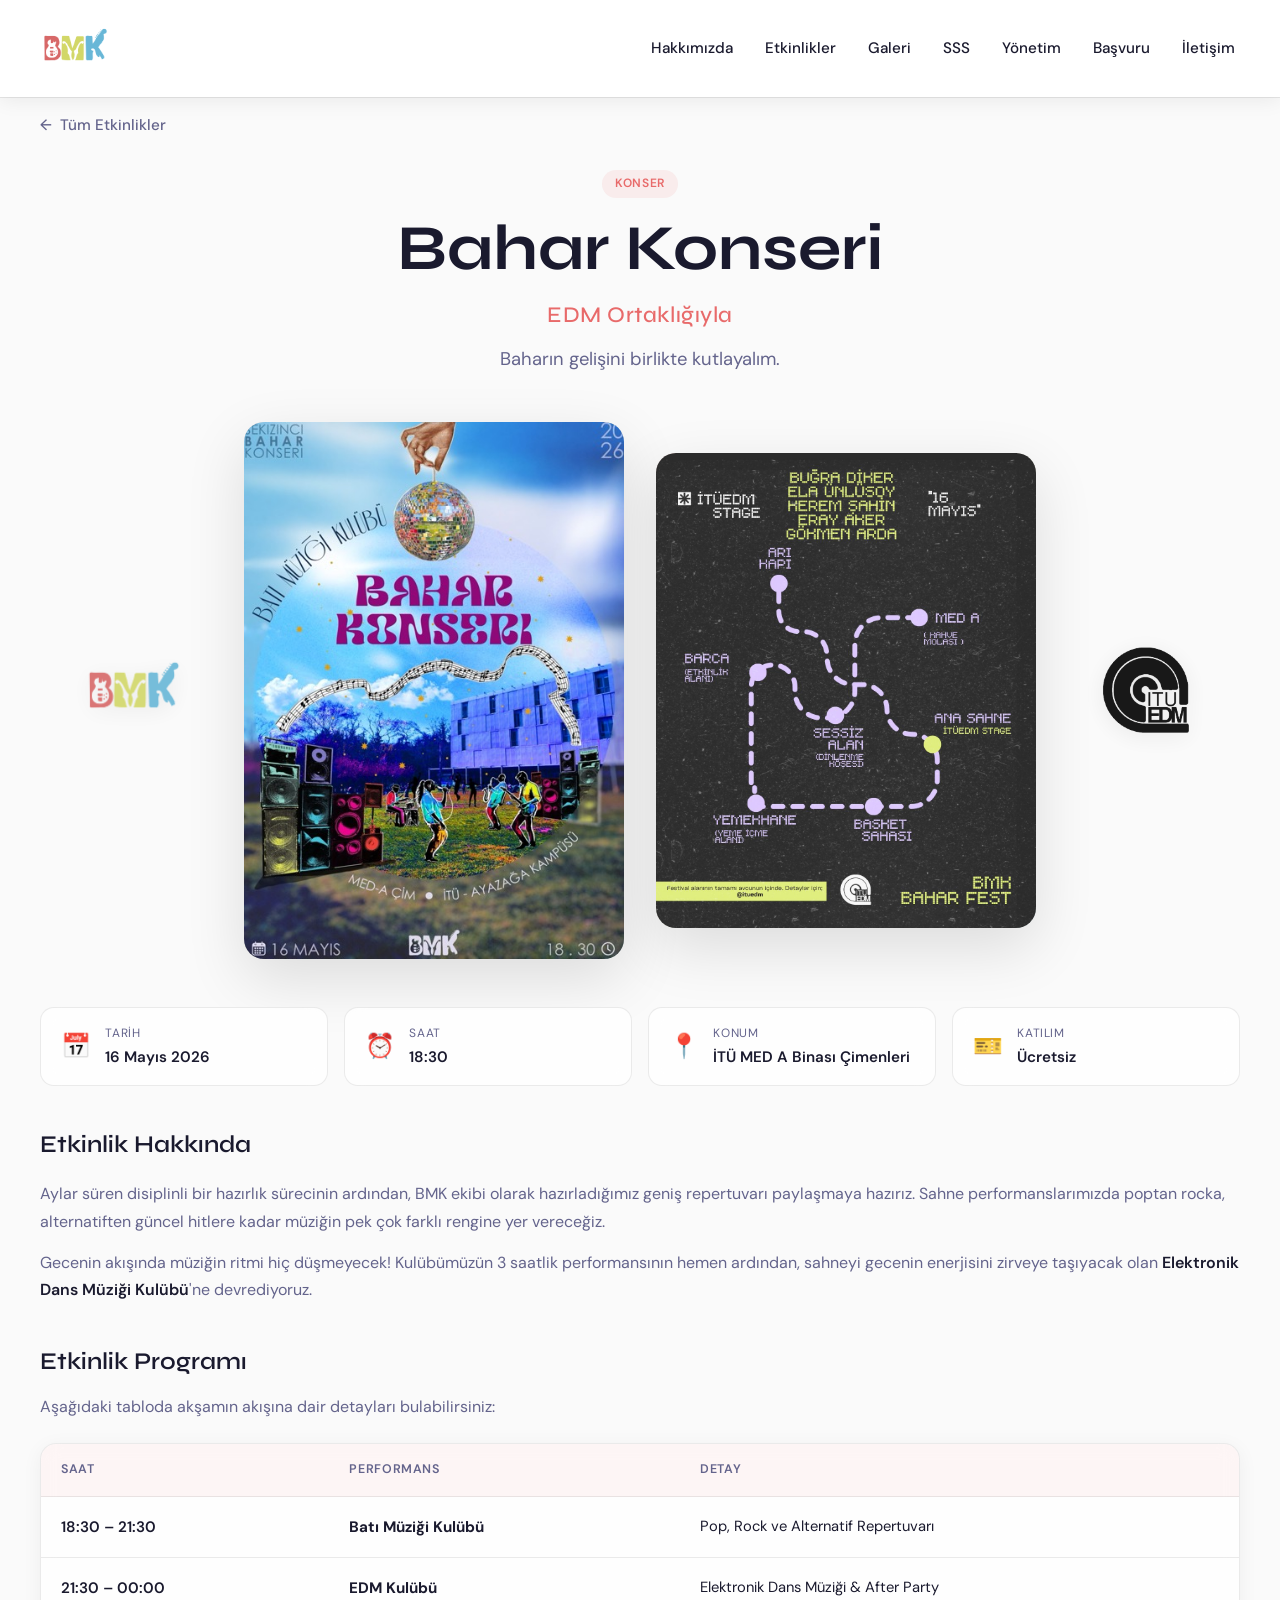
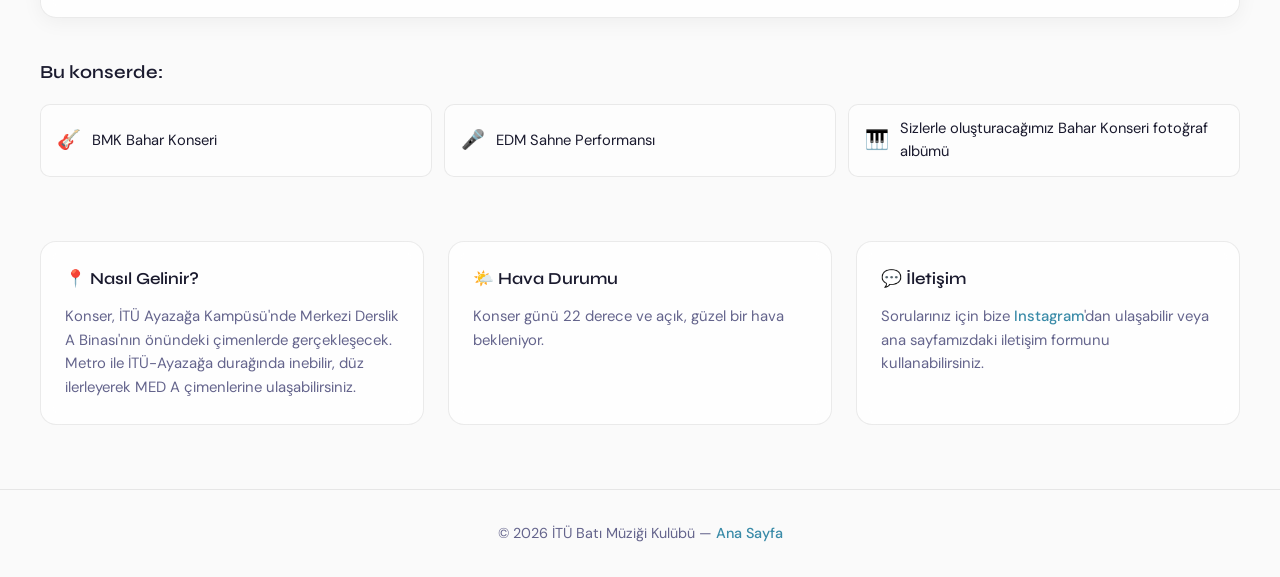
<file: bahar-konseri.html>
<!DOCTYPE html>
<html lang="tr">
<head>
    <meta charset="UTF-8">
    <meta name="viewport" content="width=device-width, initial-scale=1.0">
    <title>Bahar Konseri — İTÜ Batı Müziği Kulübü</title>
    <link rel="icon" type="image/png" href="assets/favicon.png">
    <link rel="preconnect" href="https://fonts.googleapis.com">
    <link rel="preconnect" href="https://fonts.gstatic.com" crossorigin>
    <link href="https://fonts.googleapis.com/css2?family=Syne:wght@400;500;600;700;800&family=DM+Sans:opsz,wght@9..40,300;9..40,400;9..40,500;9..40,600&display=swap" rel="stylesheet">
    <link rel="stylesheet" href="style.css">
    <!-- Open Graph / Social Media -->
    <meta property="og:type" content="website">
    <meta property="og:title" content="Bahar Konseri — İTÜ Batı Müziği Kulübü">
    <meta property="og:description" content="EDM ortaklığıyla baharın gelişini birlikte kutlayalım. 16 Mayıs 2026, 18:30 — İTÜ MED A Binası Çimenleri.">
    <meta property="og:image" content="https://itubmk.org/assets/posters/ortarenk.jpeg">
    <meta property="og:image:alt" content="Bahar Konseri Afişi">

    <!-- Twitter Card -->
    <meta name="twitter:card" content="summary_large_image">
    <meta name="twitter:title" content="Bahar Konseri — İTÜ Batı Müziği Kulübü">
    <meta name="twitter:description" content="EDM ortaklığıyla baharın gelişini birlikte kutlayalım. 16 Mayıs 2026, 18:30 — İTÜ MED A Binası Çimenleri.">
    <meta name="twitter:image" content="https://itubmk.org/assets/posters/ortarenk.jpeg">
</head>
<body class="event-detail-page">
    <div class="ambient-bg">
        <div class="orb orb-1"></div>
        <div class="orb orb-2"></div>
        <div class="orb orb-3"></div>
    </div>

    <!-- Navigation -->
    <nav id="navbar" class="scrolled">
        <div class="nav-inner">
            <a href="index.html" class="logo">
                <img src="assets/logo-white.png" alt="BMK Logo" class="logo-img logo-img--white">
                <img src="assets/logo.png" alt="BMK Logo" class="logo-img logo-img--dark">
            </a>
            <ul class="nav-menu" id="navMenu">
                <li><a href="index.html#hakkimizda">Hakkımızda</a></li>
                <li><a href="index.html#etkinlikler">Etkinlikler</a></li>
                <li><a href="index.html#gecmis">Galeri</a></li>
                <li><a href="index.html#sss">SSS</a></li>
                <li><a href="index.html#yonetim">Yönetim</a></li>
                <li><a href="index.html#katil">Başvuru</a></li>
                <li><a href="index.html#iletisim">İletişim</a></li>
            </ul>
            <button class="mobile-toggle" id="mobileToggle" aria-label="Menü">
                <span></span><span></span><span></span>
            </button>
        </div>
    </nav>

    <!-- Event Detail -->
    <main class="event-detail">
        <div class="event-detail-inner">
            <!-- Geri dön linki -->
            <a href="index.html#etkinlikler" class="event-back-link">
                <span>←</span> Tüm Etkinlikler
            </a>

            <!-- Üst bilgi (başlık + meta) -->
            <div class="event-detail-header">
                <span class="event-type konser">Konser</span>
                <h1 class="event-detail-title">Bahar Konseri</h1>
                <h2 class="event-detail-subtitle">EDM Ortaklığıyla</h2>
                <p class="event-detail-tagline">Baharın gelişini birlikte kutlayalım.</p>
            </div>

            <!-- Ana içerik: 2 afiş üstte yan yana, açıklamalar altta -->
            <div class="event-detail-stacked">
                <!-- Üst: İki afiş yan yana, kenarlarda kulüp logoları -->
                <div class="event-detail-posters-duo">
                    <img src="assets/logo.png" alt="BMK Logo" class="event-side-logo event-side-logo--left">
                    
                    <div class="event-detail-poster">
                        <div class="event-detail-poster-glow"></div>
                        <img src="assets/posters/ortarenk.jpeg" 
                            alt="Bahar Konseri Afişi" 
                            class="event-detail-poster-image"
                            onerror="this.style.display='none'; this.parentElement.classList.add('poster-placeholder'); this.parentElement.innerHTML='<div class=\'poster-placeholder-content\'><span>🌸</span><p>Afiş yakında</p></div>';">
                    </div>
                    <div class="event-detail-poster">
                        <div class="event-detail-poster-glow"></div>
                        <img src="assets/posters/edm.png" 
                            alt="Bahar Konseri EDM Afişi" 
                            class="event-detail-poster-image"
                            onerror="this.style.display='none'; this.parentElement.classList.add('poster-placeholder'); this.parentElement.innerHTML='<div class=\'poster-placeholder-content\'><span>🎧</span><p>Afiş yakında</p></div>';">
                    </div>
                    
                    <img src="assets/gallery/edm_logo.png" alt="EDM Kulübü Logo" class="event-side-logo event-side-logo--right">
                </div>

                <!-- Alt: Bilgiler -->
                <div class="event-detail-content">
                    <!-- Hızlı bilgi kartları -->
                    <div class="event-info-cards">
                        <div class="event-info-card">
                            <div class="event-info-icon">📅</div>
                            <div class="event-info-text">
                                <span class="event-info-label">Tarih</span>
                                <strong>16 Mayıs 2026</strong>
                            </div>
                        </div>
                        <div class="event-info-card">
                            <div class="event-info-icon">⏰</div>
                            <div class="event-info-text">
                                <span class="event-info-label">Saat</span>
                                <strong>18:30</strong>
                            </div>
                        </div>
                        <div class="event-info-card">
                            <div class="event-info-icon">📍</div>
                            <div class="event-info-text">
                                <span class="event-info-label">Konum</span>
                                <strong>İTÜ MED A Binası Çimenleri</strong>
                            </div>
                        </div>
                        <div class="event-info-card">
                            <div class="event-info-icon">🎫</div>
                            <div class="event-info-text">
                                <span class="event-info-label">Katılım</span>
                                <strong>Ücretsiz</strong>
                            </div>
                        </div>
                    </div>

                    <!-- Açıklama -->
                    <div class="event-detail-description">
                        <h2>Etkinlik Hakkında</h2>
                        <p>Aylar süren disiplinli bir hazırlık sürecinin ardından, BMK ekibi olarak hazırladığımız geniş repertuvarı paylaşmaya hazırız. Sahne performanslarımızda poptan rocka, alternatiften güncel hitlere kadar müziğin pek çok farklı rengine yer vereceğiz.</p>
                        <p>Gecenin akışında müziğin ritmi hiç düşmeyecek! Kulübümüzün 3 saatlik performansının hemen ardından, sahneyi gecenin enerjisini zirveye taşıyacak olan <strong>Elektronik Dans Müziği Kulübü</strong>'ne devrediyoruz.</p>
                    </div>

                    <!-- Etkinlik Programı -->
                    <div class="event-detail-program">
                        <h2>Etkinlik Programı</h2>
                        <p class="program-intro">Aşağıdaki tabloda akşamın akışına dair detayları bulabilirsiniz:</p>
                        <div class="program-table-wrapper">
                            <table class="program-table">
                                <thead>
                                    <tr>
                                        <th>Saat</th>
                                        <th>Performans</th>
                                        <th>Detay</th>
                                    </tr>
                                </thead>
                                <tbody>
                                    <tr>
                                        <td class="program-time">18:30 – 21:30</td>
                                        <td class="program-act"><strong>Batı Müziği Kulübü</strong></td>
                                        <td class="program-detail">Pop, Rock ve Alternatif Repertuvarı</td>
                                    </tr>
                                    <tr>
                                        <td class="program-time">21:30 – 00:00</td>
                                        <td class="program-act"><strong>EDM Kulübü</strong></td>
                                        <td class="program-detail">Elektronik Dans Müziği & After Party</td>
                                    </tr>
                                </tbody>
                            </table>
                        </div>
                    </div>

                    <!-- Ne sunuyoruz -->
                    <div class="event-detail-highlights">
                        <h3>Bu konserde:</h3>
                        <div class="highlight-grid">
                            <div class="highlight-item">
                                <span class="highlight-icon">🎸</span>
                                <span>BMK Bahar Konseri</span>
                            </div>
                            <div class="highlight-item">
                                <span class="highlight-icon">🎤</span>
                                <span>EDM Sahne Performansı</span>
                            </div>
                            <div class="highlight-item">
                                <span class="highlight-icon">🎹</span>
                                <span>Sizlerle oluşturacağımız Bahar Konseri fotoğraf albümü</span>
                            </div>
                        </div>
                    </div>
                </div>
            </div>

            <!-- Ek bilgilendirme -->
            <div class="event-detail-extra">
                <div class="event-extra-card">
                    <h3>📍 Nasıl Gelinir?</h3>
                    <p>Konser, İTÜ Ayazağa Kampüsü'nde Merkezi Derslik A Binası'nın önündeki çimenlerde gerçekleşecek. Metro ile İTÜ-Ayazağa durağında inebilir, düz ilerleyerek MED A çimenlerine ulaşabilirsiniz.</p>
                </div>
                <div class="event-extra-card">
                    <h3>🌤️ Hava Durumu</h3>
                    <p>Konser günü 22 derece ve açık, güzel bir hava bekleniyor.</p>
                </div>
                <div class="event-extra-card">
                    <h3>💬 İletişim</h3>
                    <p>Sorularınız için bize <a href="https://instagram.com/itubmk" target="_blank" rel="noopener">Instagram</a>'dan ulaşabilir veya ana sayfamızdaki iletişim formunu kullanabilirsiniz.</p>
                </div>
            </div>
        </div>
    </main>

    <!-- Footer (ana sayfadakiyle aynı basit versiyon) -->
    <footer class="event-footer">
        <div class="section-inner">
            <p>© 2026 İTÜ Batı Müziği Kulübü — <a href="index.html">Ana Sayfa</a></p>
        </div>
    </footer>

    <script>
        const navbar = document.getElementById('navbar');
        const mobileToggle = document.getElementById('mobileToggle');
        const navMenu = document.getElementById('navMenu');
        const baseNavbarScrolled = navbar?.classList.contains('scrolled');
        const mobileQuery = window.matchMedia('(max-width: 992px)');
        let lastScrolled = baseNavbarScrolled;

        function setNavbarScrolled(shouldScroll) {
            if (!navbar || shouldScroll === lastScrolled) return;
            if (shouldScroll) {
                navbar.classList.add('scrolled');
                navbar.classList.remove('navbar-fade-out');
            } else {
                navbar.classList.remove('scrolled');
                navbar.classList.add('navbar-fade-out');
            }
            lastScrolled = shouldScroll;
        }

        function syncNavbarState() {
            if (!navbar) return;
            const isMobile = mobileQuery.matches;
            if (!isMobile) navMenu?.classList.remove('active');
            const menuActive = isMobile && navMenu?.classList.contains('active');
            setNavbarScrolled(baseNavbarScrolled || menuActive);
        }

        navbar?.addEventListener('animationend', (event) => {
            if (event.animationName === 'navbarFadeOut') {
                navbar.classList.remove('navbar-fade-out');
            }
        });

        if (mobileToggle && navMenu) {
            mobileToggle.addEventListener('click', () => {
                navMenu.classList.toggle('active');
                syncNavbarState();
            });

            navMenu.querySelectorAll('a').forEach(link => {
                link.addEventListener('click', () => {
                    navMenu.classList.remove('active');
                    syncNavbarState();
                });
            });
        }

        syncNavbarState();
        window.addEventListener('resize', syncNavbarState);

    </script>
</body>
</html>
</file>
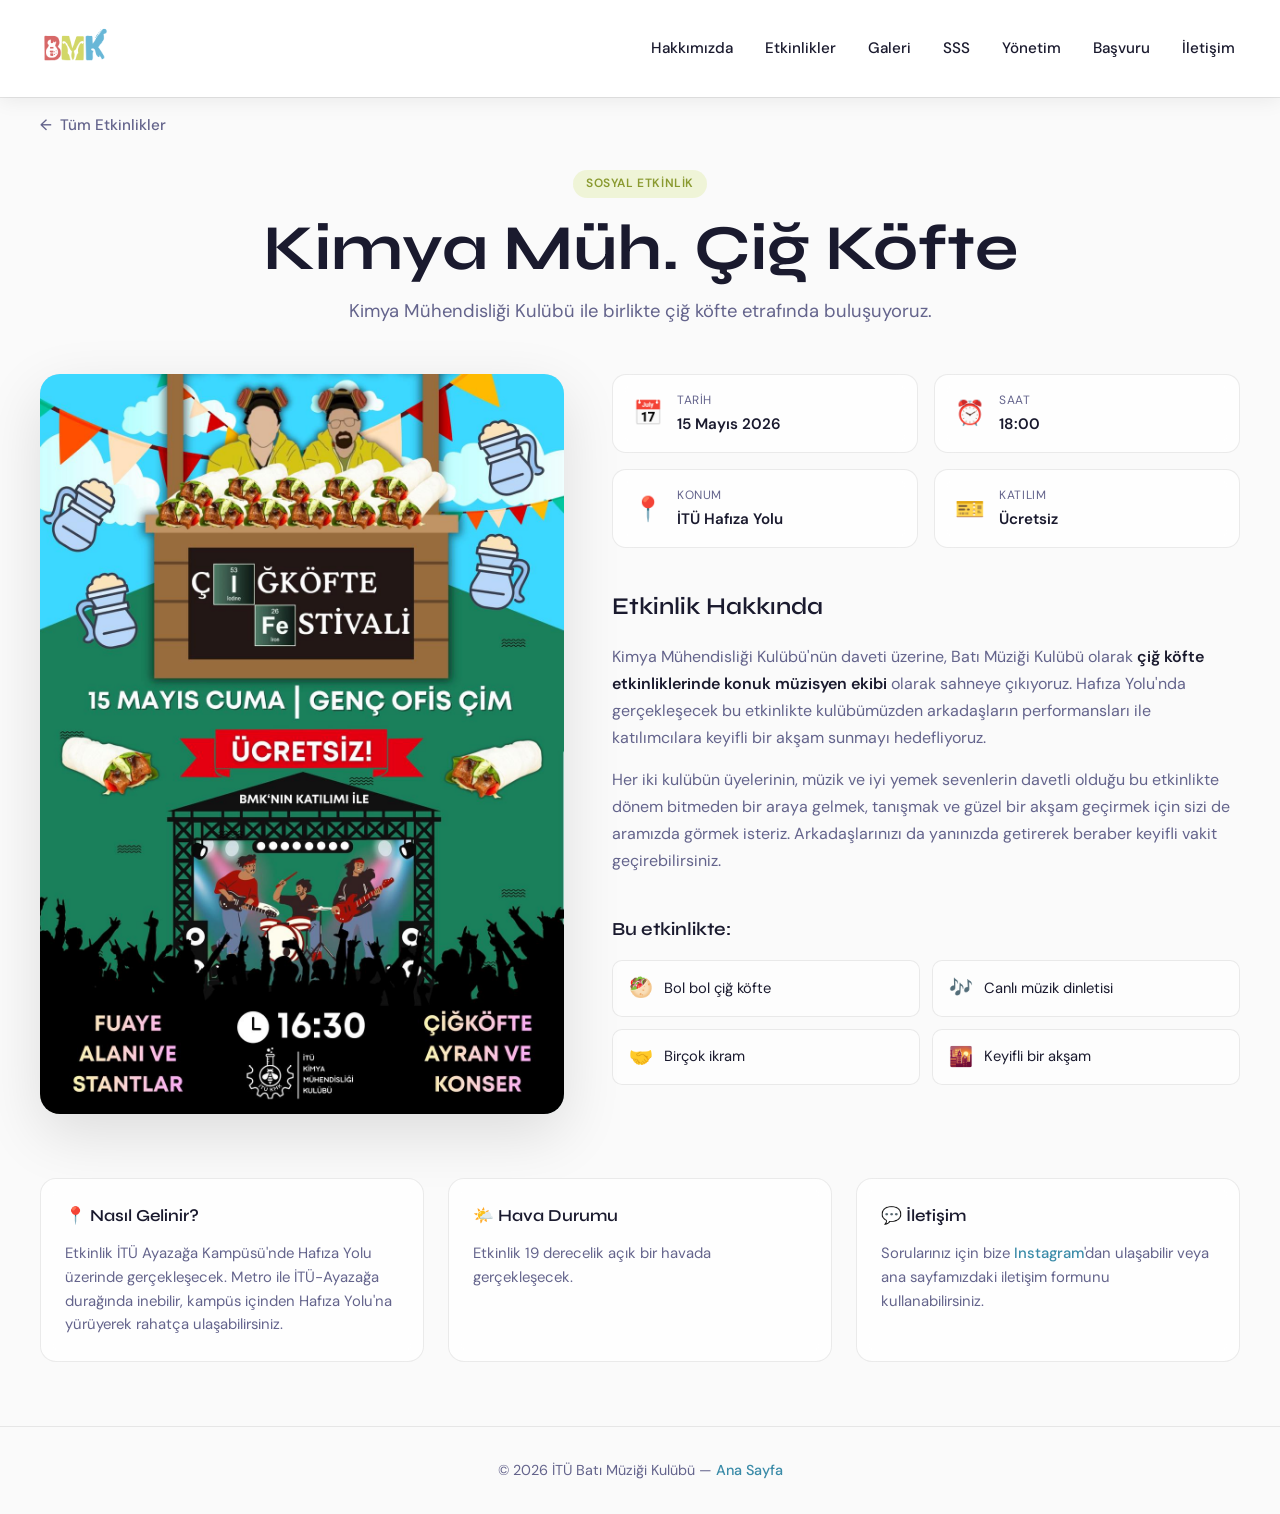
<file: cig-kofte.html>
<!DOCTYPE html>
<html lang="tr">
<head>
    <meta charset="UTF-8">
    <meta name="viewport" content="width=device-width, initial-scale=1.0">
    <title>Kimya Müh. Çiğ Köfte — İTÜ Batı Müziği Kulübü</title>
    <link rel="icon" type="image/png" href="assets/favicon.png">
    <link rel="preconnect" href="https://fonts.googleapis.com">
    <link rel="preconnect" href="https://fonts.gstatic.com" crossorigin>
    <link href="https://fonts.googleapis.com/css2?family=Syne:wght@400;500;600;700;800&family=DM+Sans:opsz,wght@9..40,300;9..40,400;9..40,500;9..40,600&display=swap" rel="stylesheet">
    <link rel="stylesheet" href="style.css">
    <!-- Open Graph / Social Media -->
    <meta property="og:type" content="website">
    <meta property="og:title" content="Kimya Müh. Çiğ Köfte — İTÜ Batı Müziği Kulübü">
    <meta property="og:description" content="Kimya Mühendisliği Kulübü ile birlikte çiğ köfte etrafında buluşuyoruz. 15 Mayıs 2026, 18:00 — İTÜ Hafıza Yolu.">
    <meta property="og:image" content="https://itubmk.org/assets/posters/cig-kofte.jpg">
    <meta property="og:image:alt" content="Kimya Müh. Çiğ Köfte Afişi">

    <!-- Twitter Card -->
    <meta name="twitter:card" content="summary_large_image">
    <meta name="twitter:title" content="Kimya Müh. Çiğ Köfte — İTÜ Batı Müziği Kulübü">
    <meta name="twitter:description" content="Kimya Mühendisliği Kulübü ile birlikte çiğ köfte etrafında buluşuyoruz. 15 Mayıs 2026, 18:00 — İTÜ Hafıza Yolu.">
    <meta name="twitter:image" content="https://itubmk.org/assets/posters/cig-kofte.jpg">
</head>
<body class="event-detail-page">
    <div class="ambient-bg">
        <div class="orb orb-1"></div>
        <div class="orb orb-2"></div>
        <div class="orb orb-3"></div>
    </div>

    <!-- Navigation -->
    <nav id="navbar" class="scrolled">
        <div class="nav-inner">
            <a href="index.html" class="logo">
                <img src="assets/logo-white.png" alt="BMK Logo" class="logo-img logo-img--white">
                <img src="assets/logo.png" alt="BMK Logo" class="logo-img logo-img--dark">
            </a>
            <ul class="nav-menu" id="navMenu">
                <li><a href="index.html#hakkimizda">Hakkımızda</a></li>
                <li><a href="index.html#etkinlikler">Etkinlikler</a></li>
                <li><a href="index.html#gecmis">Galeri</a></li>
                <li><a href="index.html#sss">SSS</a></li>
                <li><a href="index.html#yonetim">Yönetim</a></li>
                <li><a href="index.html#katil">Başvuru</a></li>
                <li><a href="index.html#iletisim">İletişim</a></li>
            </ul>
            <button class="mobile-toggle" id="mobileToggle" aria-label="Menü">
                <span></span><span></span><span></span>
            </button>
        </div>
    </nav>

    <!-- Event Detail -->
    <main class="event-detail">
        <div class="event-detail-inner">
            <!-- Geri dön linki -->
            <a href="index.html#etkinlikler" class="event-back-link">
                <span>←</span> Tüm Etkinlikler
            </a>

            <!-- Üst bilgi (başlık + meta) -->
            <div class="event-detail-header">
                <span class="event-type sosyal">Sosyal Etkinlik</span>
                <h1 class="event-detail-title">Kimya Müh. Çiğ Köfte</h1>
                <p class="event-detail-tagline">Kimya Mühendisliği Kulübü ile birlikte çiğ köfte etrafında buluşuyoruz.</p>
            </div>

            <!-- Ana içerik: afiş + bilgi -->
            <div class="event-detail-grid">
                <!-- Sol: Afiş -->
                <div class="event-detail-poster-wrapper">
                    <div class="event-detail-poster">
                        <div class="event-detail-poster-glow"></div>
                        <img src="assets/posters/cig-kofte.jpg" 
                             alt="Kimya Müh. Çiğ Köfte Afişi" 
                             class="event-detail-poster-image"
                             onerror="this.style.display='none'; this.parentElement.classList.add('poster-placeholder'); this.parentElement.innerHTML='<div class=\'poster-placeholder-content\'><span>🥙</span><p>Afiş yakında</p></div>';">
                    </div>
                </div>

                <!-- Sağ: Bilgiler -->
                <div class="event-detail-content">
                    <!-- Hızlı bilgi kartları -->
                    <div class="event-info-cards">
                        <div class="event-info-card">
                            <div class="event-info-icon">📅</div>
                            <div class="event-info-text">
                                <span class="event-info-label">Tarih</span>
                                <strong>15 Mayıs 2026</strong>
                            </div>
                        </div>
                        <div class="event-info-card">
                            <div class="event-info-icon">⏰</div>
                            <div class="event-info-text">
                                <span class="event-info-label">Saat</span>
                                <strong>18:00</strong>
                            </div>
                        </div>
                        <div class="event-info-card">
                            <div class="event-info-icon">📍</div>
                            <div class="event-info-text">
                                <span class="event-info-label">Konum</span>
                                <strong>İTÜ Hafıza Yolu</strong>
                            </div>
                        </div>
                        <div class="event-info-card">
                            <div class="event-info-icon">🎫</div>
                            <div class="event-info-text">
                                <span class="event-info-label">Katılım</span>
                                <strong>Ücretsiz</strong>
                            </div>
                        </div>
                    </div>

                    <!-- Açıklama -->
                    <div class="event-detail-description">
                        <h2>Etkinlik Hakkında</h2>
                        <p>Kimya Mühendisliği Kulübü'nün daveti üzerine, Batı Müziği Kulübü olarak <strong>çiğ köfte etkinliklerinde konuk müzisyen ekibi</strong> olarak sahneye çıkıyoruz. Hafıza Yolu'nda gerçekleşecek bu etkinlikte kulübümüzden arkadaşların performansları ile katılımcılara keyifli bir akşam sunmayı hedefliyoruz.</p>
                        <p>Her iki kulübün üyelerinin, müzik ve iyi yemek sevenlerin davetli olduğu bu etkinlikte dönem bitmeden bir araya gelmek, tanışmak ve güzel bir akşam geçirmek için sizi de aramızda görmek isteriz. Arkadaşlarınızı da yanınızda getirerek beraber keyifli vakit geçirebilirsiniz.</p>
                    </div>

                    <!-- Ne sunuyoruz -->
                    <div class="event-detail-highlights">
                        <h3>Bu etkinlikte:</h3>
                        <div class="highlight-grid">
                            <div class="highlight-item">
                                <span class="highlight-icon">🥙</span>
                                <span>Bol bol çiğ köfte</span>
                            </div>
                            <div class="highlight-item">
                                <span class="highlight-icon">🎶</span>
                                <span>Canlı müzik dinletisi</span>
                            </div>
                            <div class="highlight-item">
                                <span class="highlight-icon">🤝</span>
                                <span>Birçok ikram</span>
                            </div>
                            <div class="highlight-item">
                                <span class="highlight-icon">🌇</span>
                                <span>Keyifli bir akşam</span>
                            </div>
                        </div>
                    </div>
                </div>
            </div>

            <!-- Ek bilgilendirme -->
            <div class="event-detail-extra">
                <div class="event-extra-card">
                    <h3>📍 Nasıl Gelinir?</h3>
                    <p>Etkinlik İTÜ Ayazağa Kampüsü'nde Hafıza Yolu üzerinde gerçekleşecek. Metro ile İTÜ-Ayazağa durağında inebilir, kampüs içinden Hafıza Yolu'na yürüyerek rahatça ulaşabilirsiniz.</p>
                </div>
                <div class="event-extra-card">
                    <h3>🌤️ Hava Durumu</h3>
                    <p>Etkinlik 19 derecelik açık bir havada gerçekleşecek.</p>
                </div>
                <div class="event-extra-card">
                    <h3>💬 İletişim</h3>
                    <p>Sorularınız için bize <a href="https://instagram.com/itubmk" target="_blank" rel="noopener">Instagram</a>'dan ulaşabilir veya ana sayfamızdaki iletişim formunu kullanabilirsiniz.</p>
                </div>
            </div>
        </div>
    </main>

    <!-- Footer -->
    <footer class="event-footer">
        <div class="section-inner">
            <p>© 2026 İTÜ Batı Müziği Kulübü — <a href="index.html">Ana Sayfa</a></p>
        </div>
    </footer>

    <script>
        const navbar = document.getElementById('navbar');
        const mobileToggle = document.getElementById('mobileToggle');
        const navMenu = document.getElementById('navMenu');
        const baseNavbarScrolled = navbar?.classList.contains('scrolled');
        const mobileQuery = window.matchMedia('(max-width: 992px)');
        let lastScrolled = baseNavbarScrolled;

        function setNavbarScrolled(shouldScroll) {
            if (!navbar || shouldScroll === lastScrolled) return;
            if (shouldScroll) {
                navbar.classList.add('scrolled');
                navbar.classList.remove('navbar-fade-out');
            } else {
                navbar.classList.remove('scrolled');
                navbar.classList.add('navbar-fade-out');
            }
            lastScrolled = shouldScroll;
        }

        function syncNavbarState() {
            if (!navbar) return;
            const isMobile = mobileQuery.matches;
            if (!isMobile) navMenu?.classList.remove('active');
            const menuActive = isMobile && navMenu?.classList.contains('active');
            setNavbarScrolled(baseNavbarScrolled || menuActive);
        }

        navbar?.addEventListener('animationend', (event) => {
            if (event.animationName === 'navbarFadeOut') {
                navbar.classList.remove('navbar-fade-out');
            }
        });

        if (mobileToggle && navMenu) {
            mobileToggle.addEventListener('click', () => {
                navMenu.classList.toggle('active');
                syncNavbarState();
            });

            navMenu.querySelectorAll('a').forEach(link => {
                link.addEventListener('click', () => {
                    navMenu.classList.remove('active');
                    syncNavbarState();
                });
            });
        }

        syncNavbarState();
        window.addEventListener('resize', syncNavbarState);

        function handleRegister() {
            // TODO: Kayıt formuna yönlendirme eklenecek
            alert('Kayıt formu yakında açılacak!');
        }
    </script>
</body>
</html>
</file>
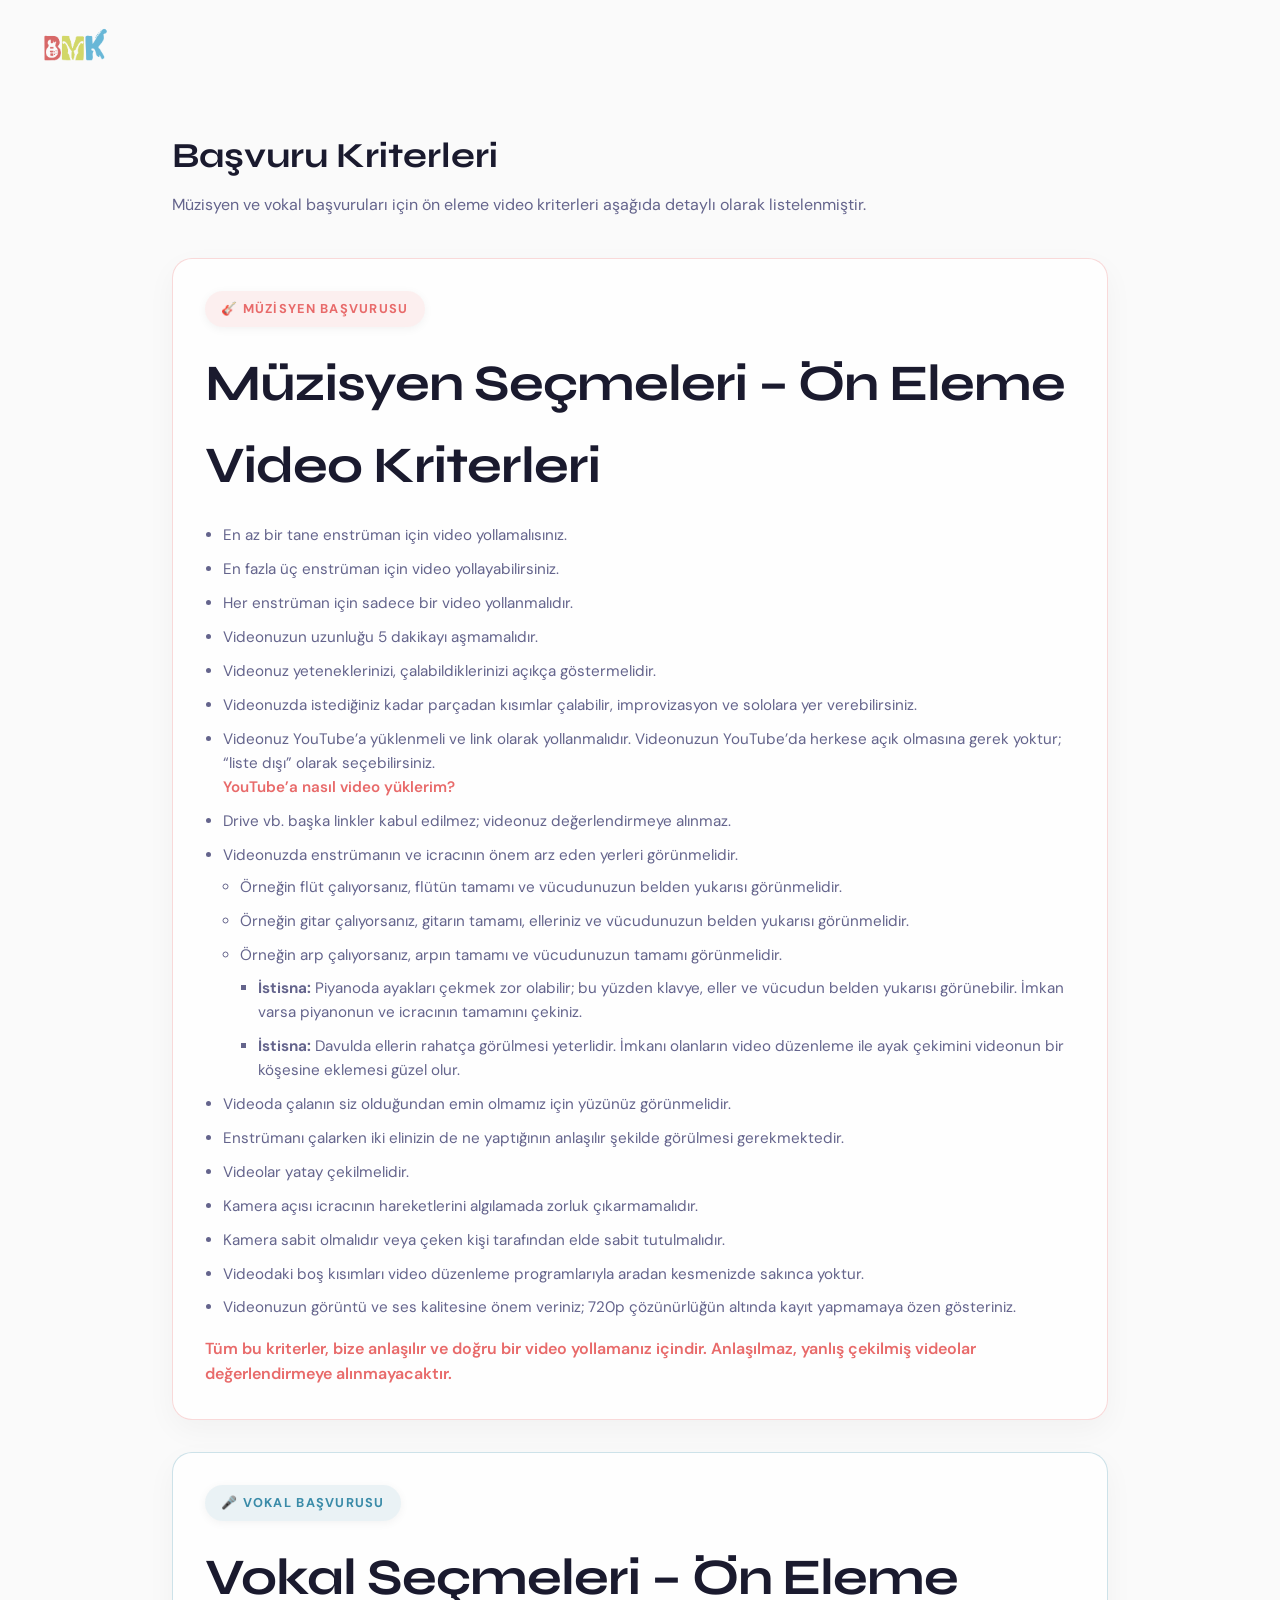
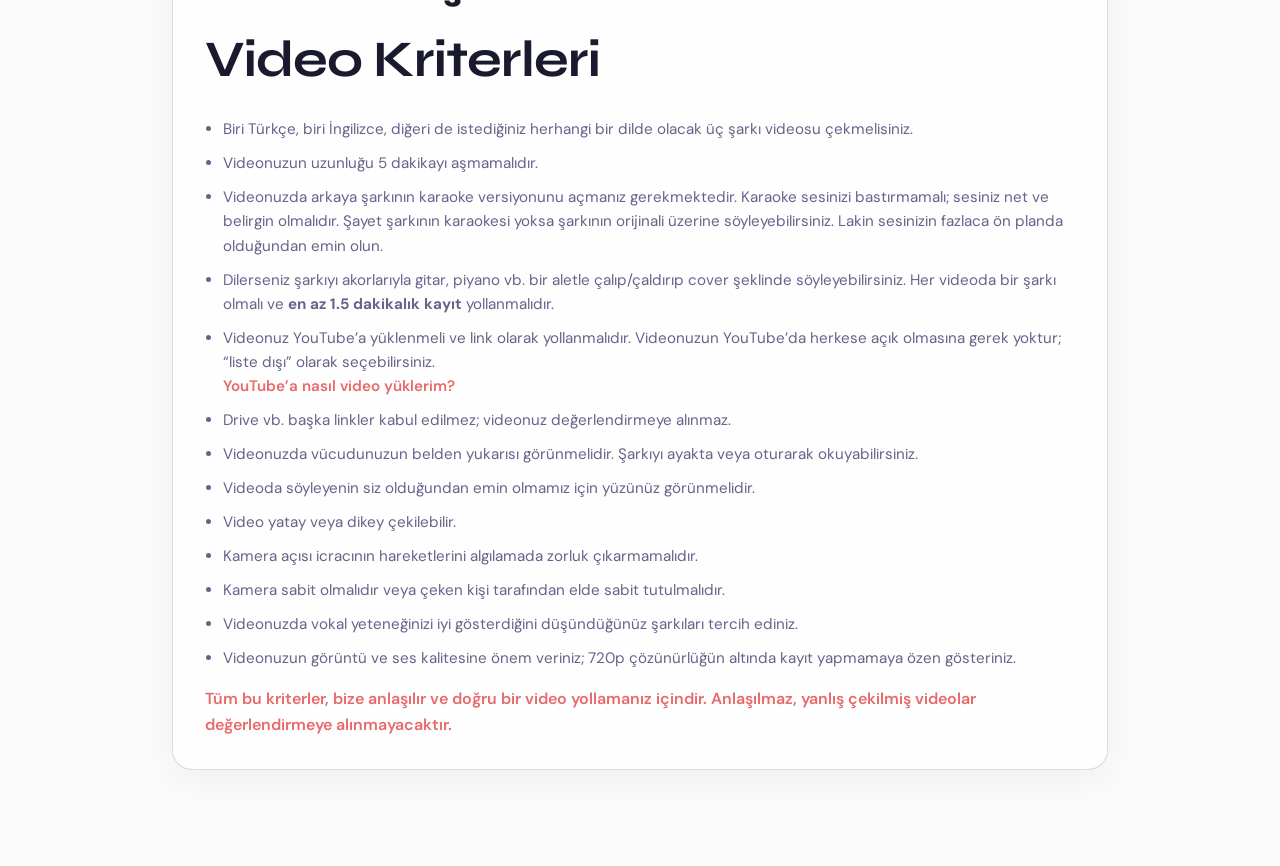
<file: criteria.html>
<!DOCTYPE html>
<html lang="tr">
<head>
    <meta charset="UTF-8">
    <meta name="viewport" content="width=device-width, initial-scale=1.0">
    <title>Başvuru Kriterleri | İTÜ BMK</title>
    <link rel="icon" type="image/png" href="assets/favicon.png">
    <link rel="preconnect" href="https://fonts.googleapis.com">
    <link rel="preconnect" href="https://fonts.gstatic.com" crossorigin>
    <link href="https://fonts.googleapis.com/css2?family=Syne:wght@400;500;600;700;800&family=DM+Sans:opsz,wght@9..40,300;9..40,400;9..40,500;9..40,600&display=swap" rel="stylesheet">
    <link rel="stylesheet" href="style.css">
</head>
<body>
    <div class="ambient-bg">
        <div class="orb orb-1"></div>
        <div class="orb orb-2"></div>
        <div class="orb orb-3"></div>
    </div>

    <nav id="navbar" style="background: var(--bg-primary) !important;">
        <div class="nav-inner">
            <a href="index.html" class="logo">
            <img src="assets/logo.png" alt="BMK Logo" class="logo-img">
            </a>
        </div>
    </nav>

    <main class="page">
        <h1 class="page-title">Başvuru Kriterleri</h1>
        <p class="page-desc">Müzisyen ve vokal başvuruları için ön eleme video kriterleri aşağıda detaylı olarak listelenmiştir.</p>

        <section class="criteria-section musician" id="muzisyen-kriterleri">
            <div class="section-tag musician">🎸 MÜZİSYEN BAŞVURUSU</div>
            <h2 class="section-title">Müzisyen Seçmeleri – Ön Eleme Video Kriterleri</h2>
            <ul class="criteria-list">
                <li>En az bir tane enstrüman için video yollamalısınız.</li>
                <li>En fazla üç enstrüman için video yollayabilirsiniz.</li>
                <li>Her enstrüman için sadece bir video yollanmalıdır.</li>
                <li>Videonuzun uzunluğu 5 dakikayı aşmamalıdır.</li>
                <li>Videonuz yeteneklerinizi, çalabildiklerinizi açıkça göstermelidir.</li>
                <li>Videonuzda istediğiniz kadar parçadan kısımlar çalabilir, improvizasyon ve sololara yer verebilirsiniz.</li>
                <li>Videonuz YouTube’a yüklenmeli ve link olarak yollanmalıdır. Videonuzun YouTube’da herkese açık olmasına gerek yoktur; “liste dışı” olarak seçebilirsiniz.
                    <div>
                        <a class="help-link" href="https://support.google.com/youtube/answer/57407?co=GENIE.Platform%3DDesktop&hl=tr" target="_blank" rel="noopener noreferrer">YouTube’a nasıl video yüklerim?</a>
                    </div>
                </li>
                <li>Drive vb. başka linkler kabul edilmez; videonuz değerlendirmeye alınmaz.</li>
                <li>Videonuzda enstrümanın ve icracının önem arz eden yerleri görünmelidir.
                    <ul>
                        <li>Örneğin flüt çalıyorsanız, flütün tamamı ve vücudunuzun belden yukarısı görünmelidir.</li>
                        <li>Örneğin gitar çalıyorsanız, gitarın tamamı, elleriniz ve vücudunuzun belden yukarısı görünmelidir.</li>
                        <li>Örneğin arp çalıyorsanız, arpın tamamı ve vücudunuzun tamamı görünmelidir.
                            <ul>
                                <li><strong>İstisna:</strong> Piyanoda ayakları çekmek zor olabilir; bu yüzden klavye, eller ve vücudun belden yukarısı görünebilir. İmkan varsa piyanonun ve icracının tamamını çekiniz.</li>
                                <li><strong>İstisna:</strong> Davulda ellerin rahatça görülmesi yeterlidir. İmkanı olanların video düzenleme ile ayak çekimini videonun bir köşesine eklemesi güzel olur.</li>
                            </ul>
                        </li>
                    </ul>
                </li>
                <li>Videoda çalanın siz olduğundan emin olmamız için yüzünüz görünmelidir.</li>
                <li>Enstrümanı çalarken iki elinizin de ne yaptığının anlaşılır şekilde görülmesi gerekmektedir.</li>
                <li>Videolar yatay çekilmelidir.</li>
                <li>Kamera açısı icracının hareketlerini algılamada zorluk çıkarmamalıdır.</li>
                <li>Kamera sabit olmalıdır veya çeken kişi tarafından elde sabit tutulmalıdır.</li>
                <li>Videodaki boş kısımları video düzenleme programlarıyla aradan kesmenizde sakınca yoktur.</li>
                <li>Videonuzun görüntü ve ses kalitesine önem veriniz; 720p çözünürlüğün altında kayıt yapmamaya özen gösteriniz.</li>
            </ul>
            <p class="note">Tüm bu kriterler, bize anlaşılır ve doğru bir video yollamanız içindir. Anlaşılmaz, yanlış çekilmiş videolar değerlendirmeye alınmayacaktır.</p>
        </section>

        <section class="criteria-section vocal" id="vokal-kriterleri">
            <div class="section-tag vocal">🎤 VOKAL BAŞVURUSU</div>
            <h2 class="section-title">Vokal Seçmeleri – Ön Eleme Video Kriterleri</h2>
            <ul class="criteria-list">
                <li>Biri Türkçe, biri İngilizce, diğeri de istediğiniz herhangi bir dilde olacak üç şarkı videosu çekmelisiniz.</li>
                <li>Videonuzun uzunluğu 5 dakikayı aşmamalıdır.</li>
                <li>Videonuzda arkaya şarkının karaoke versiyonunu açmanız gerekmektedir. Karaoke sesinizi bastırmamalı; sesiniz net ve belirgin olmalıdır. Şayet şarkının karaokesi yoksa şarkının orijinali üzerine söyleyebilirsiniz. Lakin sesinizin fazlaca ön planda olduğundan emin olun.</li>
                <li>Dilerseniz şarkıyı akorlarıyla gitar, piyano vb. bir aletle çalıp/çaldırıp cover şeklinde söyleyebilirsiniz. Her videoda bir şarkı olmalı ve <strong>en az 1.5 dakikalık kayıt</strong> yollanmalıdır.</li>
                <li>Videonuz YouTube’a yüklenmeli ve link olarak yollanmalıdır. Videonuzun YouTube’da herkese açık olmasına gerek yoktur; “liste dışı” olarak seçebilirsiniz.
                    <div>
                        <a class="help-link" href="https://support.google.com/youtube/answer/57407?co=GENIE.Platform%3DDesktop&hl=tr" target="_blank" rel="noopener noreferrer">YouTube’a nasıl video yüklerim?</a>
                    </div>
                </li>
                <li>Drive vb. başka linkler kabul edilmez; videonuz değerlendirmeye alınmaz.</li>
                <li>Videonuzda vücudunuzun belden yukarısı görünmelidir. Şarkıyı ayakta veya oturarak okuyabilirsiniz.</li>
                <li>Videoda söyleyenin siz olduğundan emin olmamız için yüzünüz görünmelidir.</li>
                <li>Video yatay veya dikey çekilebilir.</li>
                <li>Kamera açısı icracının hareketlerini algılamada zorluk çıkarmamalıdır.</li>
                <li>Kamera sabit olmalıdır veya çeken kişi tarafından elde sabit tutulmalıdır.</li>
                <li>Videonuzda vokal yeteneğinizi iyi gösterdiğini düşündüğünüz şarkıları tercih ediniz.</li>
                <li>Videonuzun görüntü ve ses kalitesine önem veriniz; 720p çözünürlüğün altında kayıt yapmamaya özen gösteriniz.</li>
            </ul>
            <p class="note">Tüm bu kriterler, bize anlaşılır ve doğru bir video yollamanız içindir. Anlaşılmaz, yanlış çekilmiş videolar değerlendirmeye alınmayacaktır.</p>
        </section>
    </main>

    <script>
        const navbar = document.getElementById('navbar');
        window.addEventListener('scroll', () => {
            navbar.classList.toggle('scrolled', window.scrollY > 50);
        });
    </script>
</body>
</html>
</file>
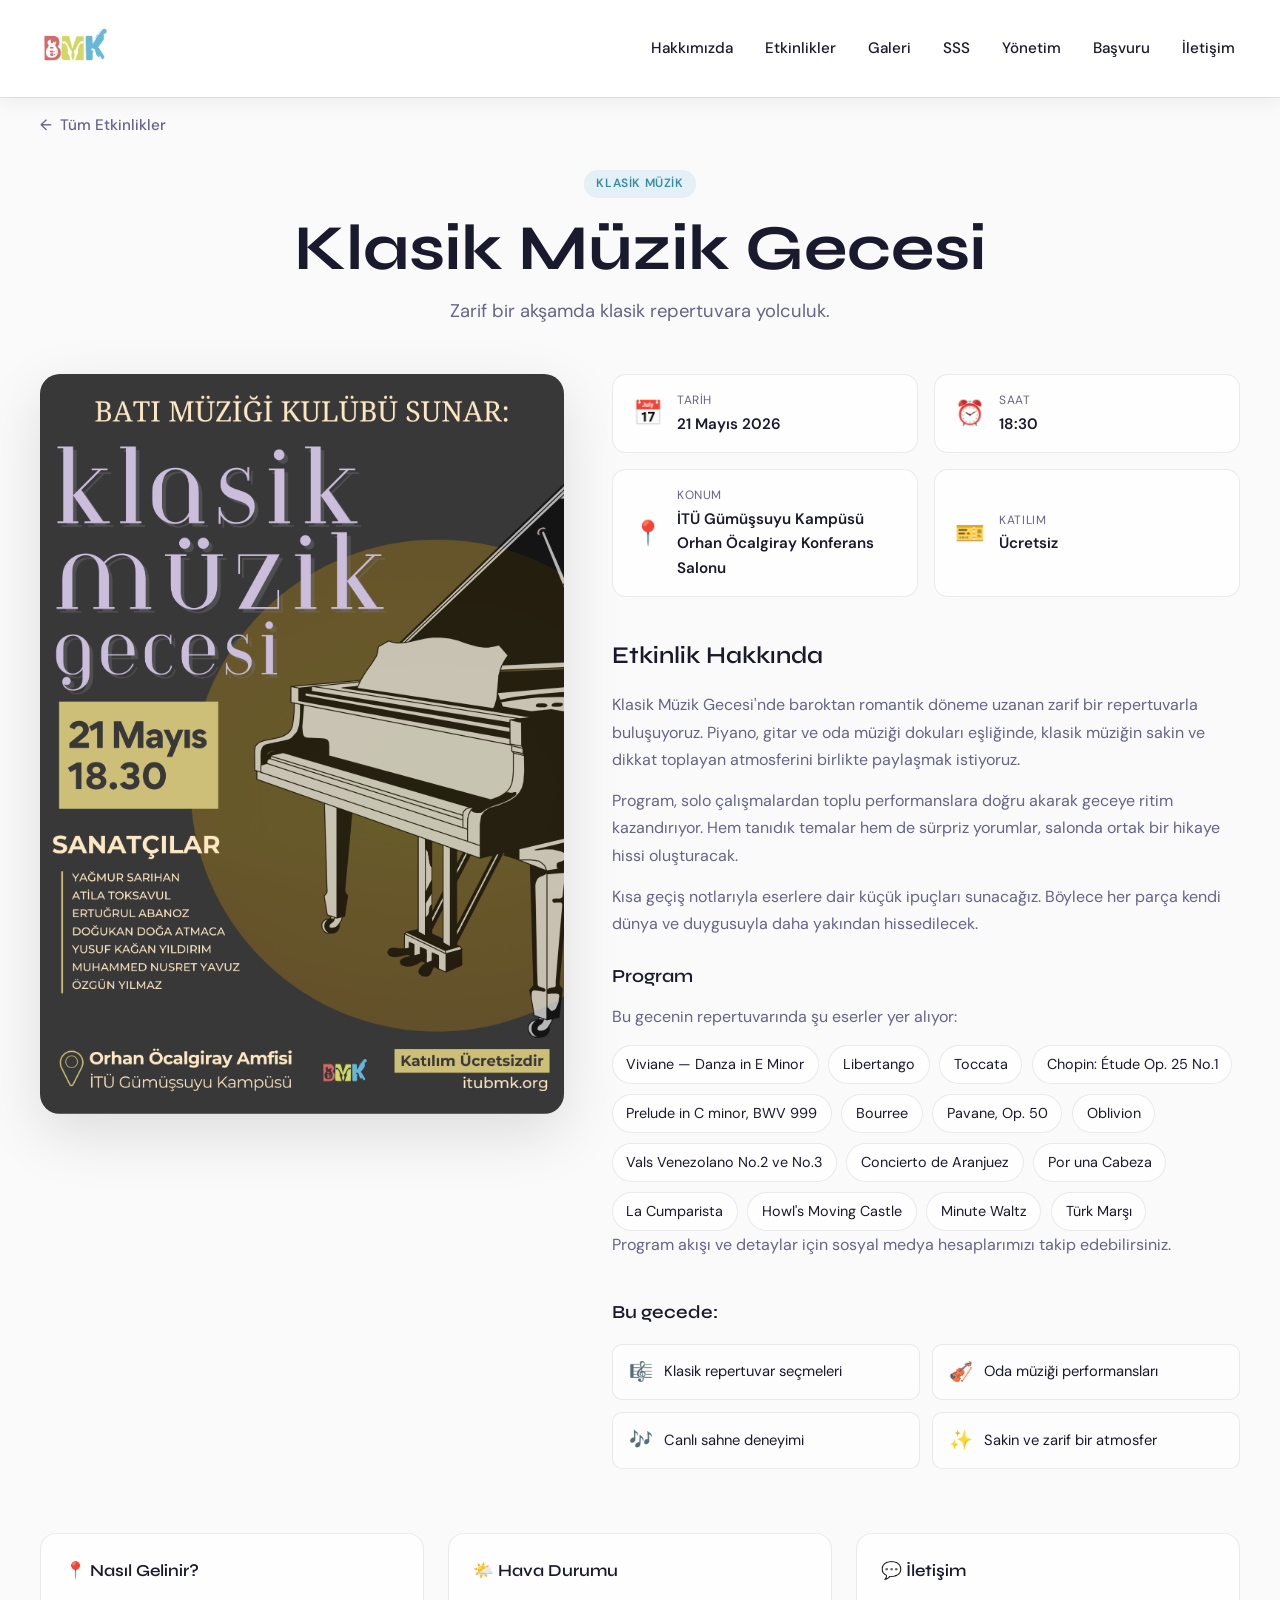
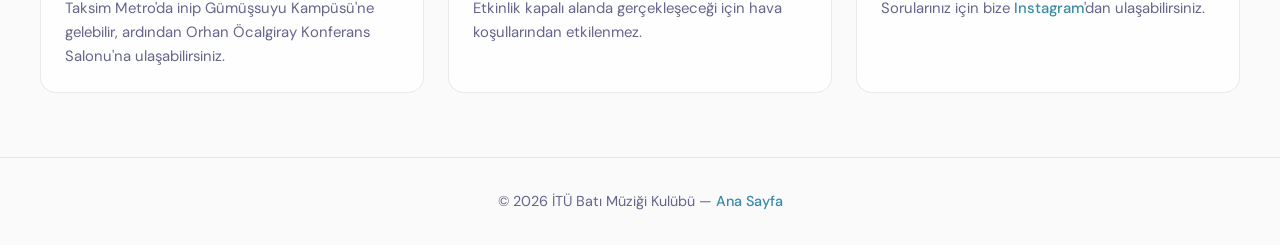
<file: klasik-muzik-gecesi.html>
<!DOCTYPE html>
<html lang="tr">
<head>
    <meta charset="UTF-8">
    <meta name="viewport" content="width=device-width, initial-scale=1.0">
    <title>Klasik Müzik Gecesi — İTÜ Batı Müziği Kulübü</title>
    <link rel="icon" type="image/png" href="assets/favicon.png">
    <link rel="preconnect" href="https://fonts.googleapis.com">
    <link rel="preconnect" href="https://fonts.gstatic.com" crossorigin>
    <link href="https://fonts.googleapis.com/css2?family=Syne:wght@400;500;600;700;800&family=DM+Sans:opsz,wght@9..40,300;9..40,400;9..40,500;9..40,600&display=swap" rel="stylesheet">
    <link rel="stylesheet" href="style.css">
    <!-- Open Graph / Social Media -->
    <meta property="og:type" content="website">
    <meta property="og:title" content="Klasik Müzik Gecesi — İTÜ Batı Müziği Kulübü">
    <meta property="og:description" content="Zarif bir akşamda klasik repertuvara yolculuk. 21 Mayıs 2026, 18:30 — İTÜ Gümüşsuyu Kampüsü Orhan Öcalgiray Konferans Salonu.">
    <meta property="og:image" content="https://itubmk.org/assets/posters/klasik_afisi.png">
    <meta property="og:image:alt" content="Klasik Müzik Gecesi Afişi">

    <!-- Twitter Card -->
    <meta name="twitter:card" content="summary_large_image">
    <meta name="twitter:title" content="Klasik Müzik Gecesi — İTÜ Batı Müziği Kulübü">
    <meta name="twitter:description" content="Zarif bir akşamda klasik repertuvara yolculuk. 21 Mayıs 2026, 18:30 — İTÜ Gümüşsuyu Kampüsü Orhan Öcalgiray Konferans Salonu.">
    <meta name="twitter:image" content="https://itubmk.org/assets/posters/klasik_afisi.png">
</head>
<body class="event-detail-page">
    <div class="ambient-bg">
        <div class="orb orb-1"></div>
        <div class="orb orb-2"></div>
        <div class="orb orb-3"></div>
    </div>

    <!-- Navigation -->
    <nav id="navbar" class="scrolled">
        <div class="nav-inner">
            <a href="index.html" class="logo">
                <img src="assets/logo-white.png" alt="BMK Logo" class="logo-img logo-img--white">
                <img src="assets/logo.png" alt="BMK Logo" class="logo-img logo-img--dark">
            </a>
            <ul class="nav-menu" id="navMenu">
                <li><a href="index.html#hakkimizda">Hakkımızda</a></li>
                <li><a href="index.html#etkinlikler">Etkinlikler</a></li>
                <li><a href="index.html#gecmis">Galeri</a></li>
                <li><a href="index.html#sss">SSS</a></li>
                <li><a href="index.html#yonetim">Yönetim</a></li>
                <li><a href="index.html#katil">Başvuru</a></li>
                <li><a href="index.html#iletisim">İletişim</a></li>
            </ul>
            <button class="mobile-toggle" id="mobileToggle" aria-label="Menü">
                <span></span><span></span><span></span>
            </button>
        </div>
    </nav>

    <!-- Event Detail -->
    <main class="event-detail">
        <div class="event-detail-inner">
            <!-- Geri dön linki -->
            <a href="index.html#etkinlikler" class="event-back-link">
                <span>←</span> Tüm Etkinlikler
            </a>

            <!-- Üst bilgi (başlık + meta) -->
            <div class="event-detail-header">
                <span class="event-type klasik">Klasik Müzik</span>
                <h1 class="event-detail-title">Klasik Müzik Gecesi</h1>
                <p class="event-detail-tagline">Zarif bir akşamda klasik repertuvara yolculuk.</p>
            </div>

            <!-- Ana içerik: afiş + bilgi -->
            <div class="event-detail-grid">
                <!-- Sol: Afiş -->
                <div class="event-detail-poster-wrapper">
                    <div class="event-detail-poster">
                        <div class="event-detail-poster-glow"></div>
                        <img src="assets/posters/klasik_afisi.png"
                             alt="Klasik Müzik Gecesi Afişi"
                             class="event-detail-poster-image"
                             onerror="this.style.display='none'; this.parentElement.classList.add('poster-placeholder'); this.parentElement.innerHTML='<div class=\'poster-placeholder-content\'><span>🎻</span><p>Afiş yakında</p></div>';">
                    </div>
                </div>

                <!-- Sağ: Bilgiler -->
                <div class="event-detail-content">
                    <!-- Hızlı bilgi kartları -->
                    <div class="event-info-cards">
                        <div class="event-info-card">
                            <div class="event-info-icon">📅</div>
                            <div class="event-info-text">
                                <span class="event-info-label">Tarih</span>
                                <strong>21 Mayıs 2026</strong>
                            </div>
                        </div>
                        <div class="event-info-card">
                            <div class="event-info-icon">⏰</div>
                            <div class="event-info-text">
                                <span class="event-info-label">Saat</span>
                                <strong>18:30</strong>
                            </div>
                        </div>
                        <div class="event-info-card">
                            <div class="event-info-icon">📍</div>
                            <div class="event-info-text">
                                <span class="event-info-label">Konum</span>
                                <strong>İTÜ Gümüşsuyu Kampüsü Orhan Öcalgiray Konferans Salonu</strong>
                            </div>
                        </div>
                        <div class="event-info-card">
                            <div class="event-info-icon">🎫</div>
                            <div class="event-info-text">
                                <span class="event-info-label">Katılım</span>
                                <strong>Ücretsiz</strong>
                            </div>
                        </div>
                    </div>

                    <!-- Açıklama -->
                    <div class="event-detail-description">
                        <h2>Etkinlik Hakkında</h2>
                        <p>Klasik Müzik Gecesi'nde baroktan romantik döneme uzanan zarif bir repertuvarla buluşuyoruz. Piyano, gitar ve oda müziği dokuları eşliğinde, klasik müziğin sakin ve dikkat toplayan atmosferini birlikte paylaşmak istiyoruz.</p>
                        <p>Program, solo çalışmalardan toplu performanslara doğru akarak geceye ritim kazandırıyor. Hem tanıdık temalar hem de sürpriz yorumlar, salonda ortak bir hikaye hissi oluşturacak.</p>
                        <p>Kısa geçiş notlarıyla eserlere dair küçük ipuçları sunacağız. Böylece her parça kendi dünya ve duygusuyla daha yakından hissedilecek.</p>

                        <div class="event-program">
                            <h3>Program</h3>
                            <p class="event-program-intro">Bu gecenin repertuvarında şu eserler yer alıyor:</p>
                            <div class="event-program-grid">
                                <span class="event-program-item">Viviane — Danza in E Minor</span>
                                <span class="event-program-item">Libertango</span>
                                <span class="event-program-item">Toccata</span>
                                <span class="event-program-item">Chopin: Étude Op. 25 No.1</span>
                                <span class="event-program-item">Prelude in C minor, BWV 999</span>
                                <span class="event-program-item">Bourree</span>
                                <span class="event-program-item">Pavane, Op. 50</span>
                                <span class="event-program-item">Oblivion</span>
                                <span class="event-program-item">Vals Venezolano No.2 ve No.3</span>
                                <span class="event-program-item">Concierto de Aranjuez</span>
                                <span class="event-program-item">Por una Cabeza</span>
                                <span class="event-program-item">La Cumparista</span>
                                <span class="event-program-item">Howl's Moving Castle</span>
                                <span class="event-program-item">Minute Waltz</span>
                                <span class="event-program-item">Türk Marşı</span>
                            </div>
                        </div>

                        <p>Program akışı ve detaylar için sosyal medya hesaplarımızı takip edebilirsiniz.</p>
                    </div>

                    <!-- Ne sunuyoruz -->
                    <div class="event-detail-highlights">
                        <h3>Bu gecede:</h3>
                        <div class="highlight-grid">
                            <div class="highlight-item">
                                <span class="highlight-icon">🎼</span>
                                <span>Klasik repertuvar seçmeleri</span>
                            </div>
                            <div class="highlight-item">
                                <span class="highlight-icon">🎻</span>
                                <span>Oda müziği performansları</span>
                            </div>
                            <div class="highlight-item">
                                <span class="highlight-icon">🎶</span>
                                <span>Canlı sahne deneyimi</span>
                            </div>
                            <div class="highlight-item">
                                <span class="highlight-icon">✨</span>
                                <span>Sakin ve zarif bir atmosfer</span>
                            </div>
                        </div>
                    </div>
                </div>
            </div>

            <!-- Ek bilgilendirme -->
            <div class="event-detail-extra">
                <div class="event-extra-card">
                    <h3>📍 Nasıl Gelinir?</h3>
                    <p>Taksim Metro'da inip Gümüşsuyu Kampüsü'ne gelebilir, ardından Orhan Öcalgiray Konferans Salonu'na ulaşabilirsiniz.</p>
                </div>
                <div class="event-extra-card">
                    <h3>🌤️ Hava Durumu</h3>
                    <p>Etkinlik kapalı alanda gerçekleşeceği için hava koşullarından etkilenmez.</p>
                </div>
                <div class="event-extra-card">
                    <h3>💬 İletişim</h3>
                    <p>Sorularınız için bize <a href="https://instagram.com/itubmk" target="_blank" rel="noopener">Instagram</a>'dan ulaşabilirsiniz.</p>
                </div>
            </div>
        </div>
    </main>

    <!-- Footer (ana sayfadakiyle aynı basit versiyon) -->
    <footer class="event-footer">
        <div class="section-inner">
            <p>© 2026 İTÜ Batı Müziği Kulübü — <a href="index.html">Ana Sayfa</a></p>
        </div>
    </footer>

    <script>
        const navbar = document.getElementById('navbar');
        const mobileToggle = document.getElementById('mobileToggle');
        const navMenu = document.getElementById('navMenu');
        const baseNavbarScrolled = navbar?.classList.contains('scrolled');
        const mobileQuery = window.matchMedia('(max-width: 992px)');
        let lastScrolled = baseNavbarScrolled;

        function setNavbarScrolled(shouldScroll) {
            if (!navbar || shouldScroll === lastScrolled) return;
            if (shouldScroll) {
                navbar.classList.add('scrolled');
                navbar.classList.remove('navbar-fade-out');
            } else {
                navbar.classList.remove('scrolled');
                navbar.classList.add('navbar-fade-out');
            }
            lastScrolled = shouldScroll;
        }

        function syncNavbarState() {
            if (!navbar) return;
            const isMobile = mobileQuery.matches;
            if (!isMobile) navMenu?.classList.remove('active');
            const menuActive = isMobile && navMenu?.classList.contains('active');
            setNavbarScrolled(baseNavbarScrolled || menuActive);
        }

        navbar?.addEventListener('animationend', (event) => {
            if (event.animationName === 'navbarFadeOut') {
                navbar.classList.remove('navbar-fade-out');
            }
        });

        if (mobileToggle && navMenu) {
            mobileToggle.addEventListener('click', () => {
                navMenu.classList.toggle('active');
                syncNavbarState();
            });

            navMenu.querySelectorAll('a').forEach(link => {
                link.addEventListener('click', () => {
                    navMenu.classList.remove('active');
                    syncNavbarState();
                });
            });
        }

        syncNavbarState();
        window.addEventListener('resize', syncNavbarState);
    </script>
</body>
</html>
</file>
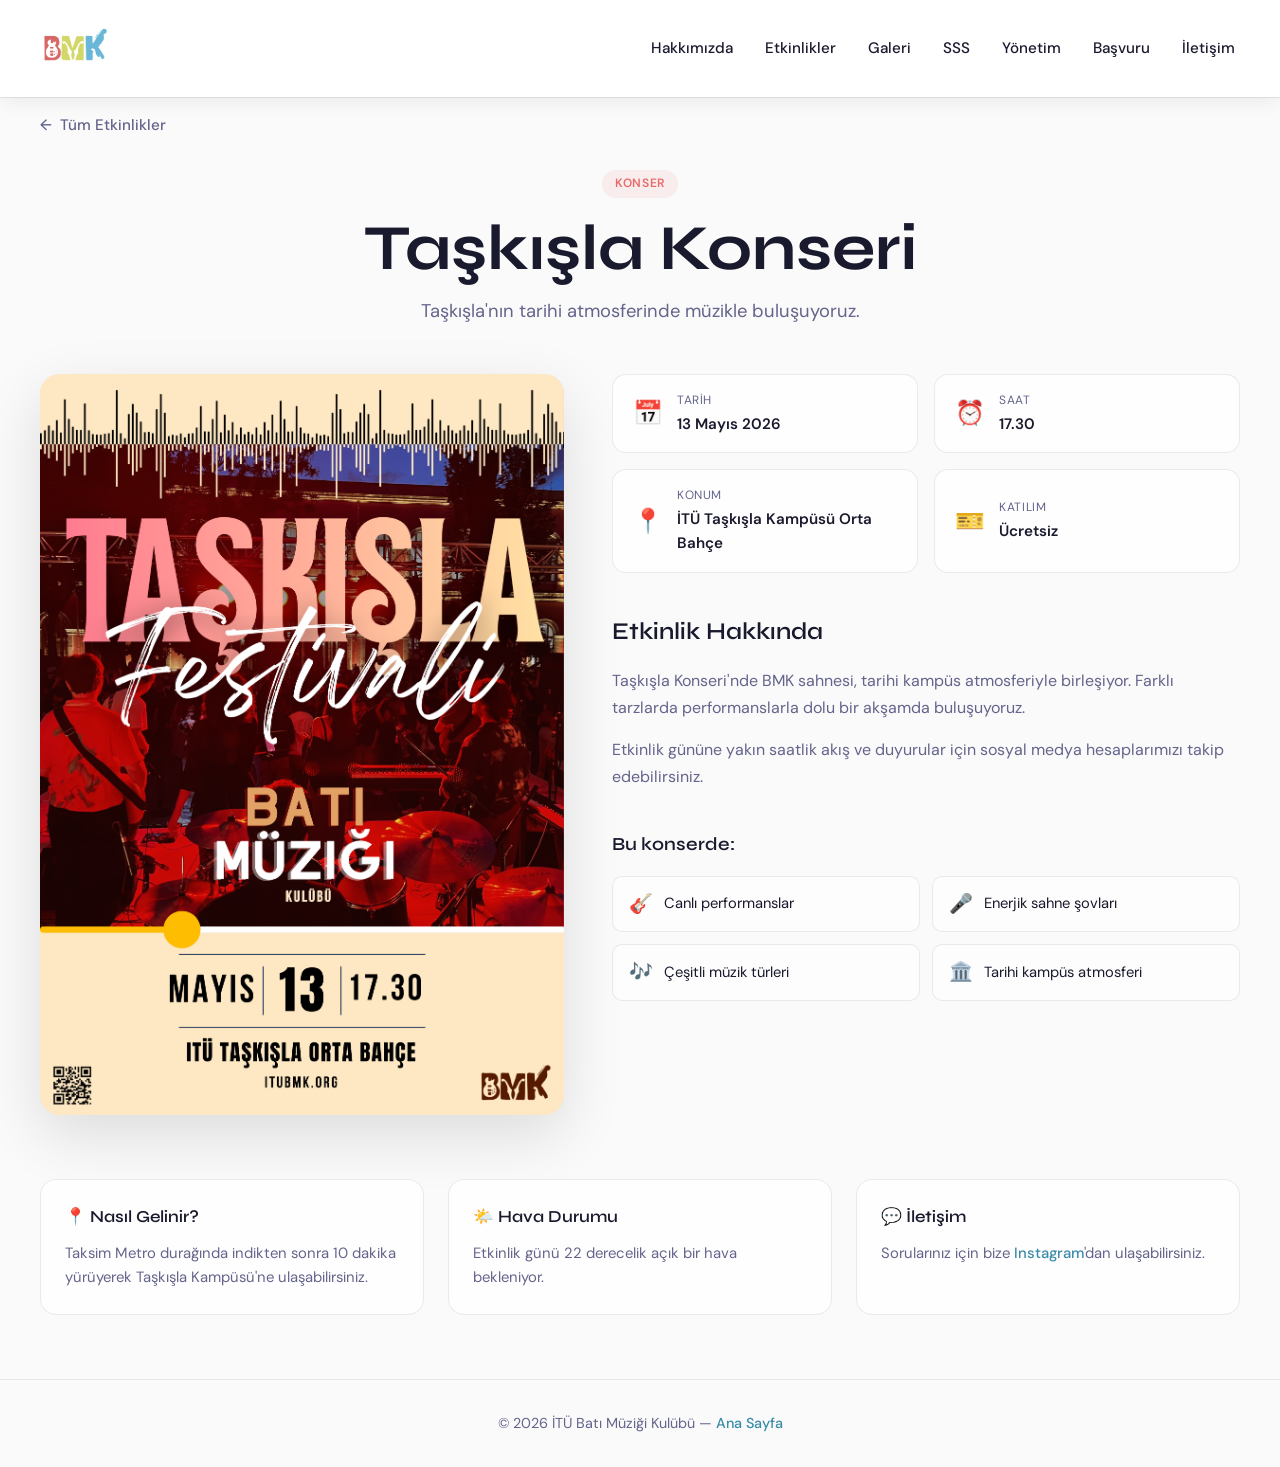
<file: taskisla-konseri.html>
<!DOCTYPE html>
<html lang="tr">
<head>
    <meta charset="UTF-8">
    <meta name="viewport" content="width=device-width, initial-scale=1.0">
    <title>Taşkışla Konseri — İTÜ Batı Müziği Kulübü</title>
    <link rel="icon" type="image/png" href="assets/favicon.png">
    <link rel="preconnect" href="https://fonts.googleapis.com">
    <link rel="preconnect" href="https://fonts.gstatic.com" crossorigin>
    <link href="https://fonts.googleapis.com/css2?family=Syne:wght@400;500;600;700;800&family=DM+Sans:opsz,wght@9..40,300;9..40,400;9..40,500;9..40,600&display=swap" rel="stylesheet">
    <link rel="stylesheet" href="style.css">
</head>
<body class="event-detail-page">
    <div class="ambient-bg">
        <div class="orb orb-1"></div>
        <div class="orb orb-2"></div>
        <div class="orb orb-3"></div>
    </div>

    <!-- Navigation -->
    <nav id="navbar" class="scrolled">
        <div class="nav-inner">
            <a href="index.html" class="logo">
                <img src="assets/logo-white.png" alt="BMK Logo" class="logo-img logo-img--white">
                <img src="assets/logo.png" alt="BMK Logo" class="logo-img logo-img--dark">
            </a>
            <ul class="nav-menu" id="navMenu">
                <li><a href="index.html#hakkimizda">Hakkımızda</a></li>
                <li><a href="index.html#etkinlikler">Etkinlikler</a></li>
                <li><a href="index.html#gecmis">Galeri</a></li>
                <li><a href="index.html#sss">SSS</a></li>
                <li><a href="index.html#yonetim">Yönetim</a></li>
                <li><a href="index.html#katil">Başvuru</a></li>
                <li><a href="index.html#iletisim">İletişim</a></li>
            </ul>
            <button class="mobile-toggle" id="mobileToggle" aria-label="Menü">
                <span></span><span></span><span></span>
            </button>
        </div>
    </nav>

    <!-- Event Detail -->
    <main class="event-detail">
        <div class="event-detail-inner">
            <!-- Geri dön linki -->
            <a href="index.html#etkinlikler" class="event-back-link">
                <span>←</span> Tüm Etkinlikler
            </a>

            <!-- Üst bilgi (başlık + meta) -->
            <div class="event-detail-header">
                <span class="event-type konser">Konser</span>
                <h1 class="event-detail-title">Taşkışla Konseri</h1>
                <p class="event-detail-tagline">Taşkışla'nın tarihi atmosferinde müzikle buluşuyoruz.</p>
            </div>

            <!-- Ana içerik: afiş + bilgi -->
            <div class="event-detail-grid">
                <!-- Sol: Afiş -->
                <div class="event-detail-poster-wrapper">
                    <div class="event-detail-poster">
                        <div class="event-detail-poster-glow"></div>
                        <img src="assets/posters/taskisla_own.png"
                             alt="Taşkışla Konseri Afişi"
                             class="event-detail-poster-image"
                             onerror="this.style.display='none'; this.parentElement.classList.add('poster-placeholder'); this.parentElement.innerHTML='<div class=\'poster-placeholder-content\'><span>🎸</span><p>Afiş yakında</p></div>';">
                    </div>
                </div>

                <!-- Sağ: Bilgiler -->
                <div class="event-detail-content">
                    <!-- Hızlı bilgi kartları -->
                    <div class="event-info-cards">
                        <div class="event-info-card">
                            <div class="event-info-icon">📅</div>
                            <div class="event-info-text">
                                <span class="event-info-label">Tarih</span>
                                <strong>13 Mayıs 2026</strong>
                            </div>
                        </div>
                        <div class="event-info-card">
                            <div class="event-info-icon">⏰</div>
                            <div class="event-info-text">
                                <span class="event-info-label">Saat</span>
                                <strong>17.30</strong>
                            </div>
                        </div>
                        <div class="event-info-card">
                            <div class="event-info-icon">📍</div>
                            <div class="event-info-text">
                                <span class="event-info-label">Konum</span>
                                <strong>İTÜ Taşkışla Kampüsü Orta Bahçe</strong>
                            </div>
                        </div>
                        <div class="event-info-card">
                            <div class="event-info-icon">🎫</div>
                            <div class="event-info-text">
                                <span class="event-info-label">Katılım</span>
                                <strong>Ücretsiz</strong>
                            </div>
                        </div>
                    </div>

                    <!-- Açıklama -->
                    <div class="event-detail-description">
                        <h2>Etkinlik Hakkında</h2>
                        <p>Taşkışla Konseri'nde BMK sahnesi, tarihi kampüs atmosferiyle birleşiyor. Farklı tarzlarda performanslarla dolu bir akşamda buluşuyoruz.</p>
                        <p>Etkinlik gününe yakın saatlik akış ve duyurular için sosyal medya hesaplarımızı takip edebilirsiniz.</p>
                    </div>

                    <!-- Ne sunuyoruz -->
                    <div class="event-detail-highlights">
                        <h3>Bu konserde:</h3>
                        <div class="highlight-grid">
                            <div class="highlight-item">
                                <span class="highlight-icon">🎸</span>
                                <span>Canlı performanslar</span>
                            </div>
                            <div class="highlight-item">
                                <span class="highlight-icon">🎤</span>
                                <span>Enerjik sahne şovları</span>
                            </div>
                            <div class="highlight-item">
                                <span class="highlight-icon">🎶</span>
                                <span>Çeşitli müzik türleri</span>
                            </div>
                            <div class="highlight-item">
                                <span class="highlight-icon">🏛️</span>
                                <span>Tarihi kampüs atmosferi</span>
                            </div>
                        </div>
                    </div>
                </div>
            </div>

            <!-- Ek bilgilendirme -->
            <div class="event-detail-extra">
                <div class="event-extra-card">
                    <h3>📍 Nasıl Gelinir?</h3>
                    <p>Taksim Metro durağında indikten sonra 10 dakika yürüyerek Taşkışla Kampüsü'ne ulaşabilirsiniz.</p>
                </div>
                <div class="event-extra-card">
                    <h3>🌤️ Hava Durumu</h3>
                    <p>Etkinlik günü 22 derecelik açık bir hava bekleniyor.</p>
                </div>
                <div class="event-extra-card">
                    <h3>💬 İletişim</h3>
                    <p>Sorularınız için bize <a href="https://instagram.com/itubmk" target="_blank" rel="noopener">Instagram</a>'dan ulaşabilirsiniz.</p>
                </div>
            </div>
        </div>
    </main>

    <!-- Footer (ana sayfadakiyle aynı basit versiyon) -->
    <footer class="event-footer">
        <div class="section-inner">
            <p>© 2026 İTÜ Batı Müziği Kulübü — <a href="index.html">Ana Sayfa</a></p>
        </div>
    </footer>

    <script>
        const navbar = document.getElementById('navbar');
        const mobileToggle = document.getElementById('mobileToggle');
        const navMenu = document.getElementById('navMenu');
        const baseNavbarScrolled = navbar?.classList.contains('scrolled');
        const mobileQuery = window.matchMedia('(max-width: 992px)');
        let lastScrolled = baseNavbarScrolled;

        function setNavbarScrolled(shouldScroll) {
            if (!navbar || shouldScroll === lastScrolled) return;
            if (shouldScroll) {
                navbar.classList.add('scrolled');
                navbar.classList.remove('navbar-fade-out');
            } else {
                navbar.classList.remove('scrolled');
                navbar.classList.add('navbar-fade-out');
            }
            lastScrolled = shouldScroll;
        }

        function syncNavbarState() {
            if (!navbar) return;
            const isMobile = mobileQuery.matches;
            if (!isMobile) navMenu?.classList.remove('active');
            const menuActive = isMobile && navMenu?.classList.contains('active');
            setNavbarScrolled(baseNavbarScrolled || menuActive);
        }

        navbar?.addEventListener('animationend', (event) => {
            if (event.animationName === 'navbarFadeOut') {
                navbar.classList.remove('navbar-fade-out');
            }
        });

        if (mobileToggle && navMenu) {
            mobileToggle.addEventListener('click', () => {
                navMenu.classList.toggle('active');
                syncNavbarState();
            });

            navMenu.querySelectorAll('a').forEach(link => {
                link.addEventListener('click', () => {
                    navMenu.classList.remove('active');
                    syncNavbarState();
                });
            });
        }

        syncNavbarState();
        window.addEventListener('resize', syncNavbarState);
    </script>
</body>
</html>
</file>
<file: style.css>
/* ============================================
   İTÜ BMK - Ortak Stil Dosyası (style.css)
   ============================================ */

/* === CSS Değişkenler === */
:root {
    --bg-primary: #fafafa;
    --bg-secondary: #f0f0f5;
    --bg-card: rgba(255, 255, 255, 0.8);
    --border: rgba(0, 0, 0, 0.08);
    --text-primary: #1a1a2e;
    --text-secondary: #64648c;
    --accent-coral: #e86a6a;
    --accent-lime: #c4d94a;
    --accent-blue: #3a8ba8;
    --gradient-main: linear-gradient(135deg, #e86a6a 0%, #c4d94a 50%, #3a8ba8 100%);
}

/* === Reset === */
* {
    margin: 0;
    padding: 0;
    box-sizing: border-box;
}

html {
    scroll-behavior: smooth;
    overflow-x: hidden;
}

body {
    font-family: 'DM Sans', sans-serif;
    background: var(--bg-primary);
    color: var(--text-primary);
    line-height: 1.6;
    overflow-x: hidden;
}

a {
    color: inherit;
    text-decoration: none;
}

a, button {
    -webkit-tap-highlight-color: transparent;
}

/* === Ambient Background === */
.ambient-bg {
    position: fixed;
    inset: 0;
    pointer-events: none;
    z-index: -1;
    overflow: hidden;
}

.orb {
    position: absolute;
    border-radius: 50%;
    filter: blur(120px);
    opacity: 0.4;
    animation: drift 25s ease-in-out infinite;
}

.orb-1 { width: 500px; height: 500px; background: var(--accent-coral); top: -200px; right: -150px; opacity: 0.25; }
.orb-2 { width: 400px; height: 400px; background: var(--accent-lime); bottom: -150px; left: -150px; opacity: 0.2; animation-delay: -10s; }
.orb-3 { width: 350px; height: 350px; background: var(--accent-blue); top: 50%; left: 40%; opacity: 0.15; animation-delay: -5s; }

@keyframes drift {
    0%, 100% { transform: translate(0, 0) scale(1); }
    33% { transform: translate(30px, -30px) scale(1.05); }
    66% { transform: translate(-20px, 20px) scale(0.95); }
}

/* === Navigation === */
nav {
    position: fixed;
    top: 0;
    left: 0;
    right: 0;
    z-index: 1000;
    padding: 1rem 2rem;
    transition: all 0.4s cubic-bezier(0.4, 0, 0.2, 1);
}

nav.scrolled {
    background: rgba(250, 250, 250, 0.9);
    backdrop-filter: blur(20px);
    border-bottom: 1px solid var(--border);
    box-shadow: 0 4px 20px rgba(0, 0, 0, 0.05);
}

.nav-inner {
    max-width: 1400px;
    margin: 0 auto;
    display: flex;
    justify-content: space-between;
    align-items: center;
}

.logo {
    display: flex;
    align-items: center;
    text-decoration: none;
    position: relative;
}

.logo-img {
    height: 65px;
    width: auto;
    transition: opacity 0.3s ease, filter 0.3s ease;
}

.logo-img--white { opacity: 1; }
.logo-img--dark {
    opacity: 0;
    position: absolute;
    top: 0;
    left: 0;
}

#navbar.scrolled .logo-img--white { opacity: 0; }
#navbar.scrolled .logo-img--dark { opacity: 1; }

.nav-menu {
    display: flex;
    align-items: center;
    gap: 2.5rem;
    list-style: none;
}

.nav-menu a {
    color: var(--text-secondary);
    text-decoration: none;
    font-size: 0.95rem;
    font-weight: 500;
    transition: color 0.3s ease;
    position: relative;
}

.nav-menu a::after {
    content: '';
    position: absolute;
    bottom: -6px;
    left: 0;
    width: 0;
    height: 2px;
    background: var(--gradient-main);
    transition: width 0.3s ease;
}

.nav-menu a:hover { color: var(--text-primary); }
.nav-menu a:hover::after { width: 100%; }

.nav-cta {
    background: var(--gradient-main);
    color: white !important;
    padding: 0.75rem 1.5rem;
    border-radius: 100px;
    text-decoration: none;
    font-weight: 600;
    font-size: 0.9rem;
    transition: all 0.3s ease;
    box-shadow: 0 4px 15px rgba(232, 106, 106, 0.3);
}

.nav-cta::after { display: none; }

.nav-cta:hover {
    transform: translateY(-2px);
    box-shadow: 0 8px 25px rgba(232, 106, 106, 0.4);
}

.mobile-toggle {
    display: none;
    flex-direction: column;
    gap: 5px;
    background: none;
    border: none;
    cursor: pointer;
    padding: 5px;
}

.mobile-toggle span {
    width: 24px;
    height: 2px;
    background: var(--bg-primary);
    border-radius: 2px;
    transition: all 0.3s ease;
}

.scrolled .mobile-toggle span {
    background: var(--text-primary);
}

/* === Butonlar === */
.btn {
    display: inline-flex;
    align-items: center;
    gap: 0.5rem;
    padding: 1rem 2rem;
    border-radius: 100px;
    text-decoration: none;
    font-weight: 600;
    font-size: 1rem;
    transition: all 0.3s cubic-bezier(0.4, 0, 0.2, 1);
    cursor: pointer;
    border: none;
}

.btn.disabled,
.btn:disabled,
.btn[aria-disabled="true"] {
    opacity: 0.6;
    cursor: not-allowed;
    pointer-events: none;
    box-shadow: none;
    transform: none;
}

.btn.disabled:hover,
.btn:disabled:hover,
.btn[aria-disabled="true"]:hover {
    transform: none;
    box-shadow: none;
}

.btn-spinner {
    display: inline-block;
    width: 1em;
    height: 1em;
    border: 2px solid rgba(255, 255, 255, 0.4);
    border-top-color: white;
    border-radius: 50%;
    vertical-align: -0.15em;
    margin-right: 0.4rem;
    animation: btnSpin 0.8s linear infinite;
}

@keyframes btnSpin {
    to { transform: rotate(360deg); }
}

.btn-primary {
    background: var(--gradient-main);
    color: white;
    box-shadow: 0 4px 20px rgba(232, 106, 106, 0.3);
}

.btn-primary:hover {
    transform: translateY(-3px);
    box-shadow: 0 8px 35px rgba(232, 106, 106, 0.4);
}

.btn-secondary {
    background: white;
    border: 1px solid var(--border);
    color: var(--text-primary);
    box-shadow: 0 2px 10px rgba(0, 0, 0, 0.05);
}

.btn-secondary:hover {
    border-color: var(--accent-blue);
    transform: translateY(-3px);
    box-shadow: 0 8px 25px rgba(94, 180, 212, 0.2);
}

.btn-outline {
    background: transparent;
    border: 1px solid var(--border);
    color: var(--text-secondary);
    padding: 0.875rem 1.5rem;
    border-radius: 100px;
    font-weight: 600;
    cursor: pointer;
    transition: all 0.3s ease;
}

.btn-outline:hover {
    border-color: var(--text-primary);
    color: var(--text-primary);
}

/* === Ortak Section Yapısı === */
section { padding: 7rem 2rem; }
.section-inner { max-width: 1400px; margin: 0 auto; }

.section-header {
    text-align: center;
    margin-bottom: 4rem;
}

.section-tag {
    display: inline-flex;
    align-items: center;
    gap: 0.5rem;
    background: white;
    border: 1px solid var(--border);
    padding: 0.5rem 1rem;
    border-radius: 100px;
    font-size: 0.8rem;
    color: #1a4a5e;
    margin-bottom: 1rem;
    text-transform: uppercase;
    letter-spacing: 0.1em;
    font-weight: 700;
    box-shadow: 0 2px 10px rgba(0, 0, 0, 0.05);
}

.section-tag.musician {
    background: rgba(232, 106, 106, 0.1);
    color: var(--accent-coral);
    border: none;
}

.section-tag.vocal {
    background: rgba(58, 139, 168, 0.1);
    color: var(--accent-blue);
    border: none;
}

.status-tag {
    display: inline-flex;
    align-items: center;
    gap: 0.5rem;
    background: rgba(232, 106, 106, 0.12);
    border: 1px solid rgba(232, 106, 106, 0.35);
    color: var(--accent-coral);
    padding: 0.5rem 1rem;
    border-radius: 100px;
    font-size: 0.8rem;
    font-weight: 700;
    letter-spacing: 0.08em;
    text-transform: uppercase;
    margin-top: 0.75rem;
}

.section-title {
    font-family: 'Syne', sans-serif;
    font-size: clamp(2rem, 4vw, 3.5rem);
    font-weight: 700;
    letter-spacing: -0.02em;
    margin-bottom: 1rem;
}

.section-desc {
    color: var(--text-secondary);
    max-width: 600px;
    margin: 0 auto;
    font-size: 1.1rem;
}

/* === Animasyonlar === */
@keyframes fadeInUp {
    from { opacity: 0; transform: translateY(40px); }
    to { opacity: 1; transform: translateY(0); }
}

@keyframes fadeIn {
    from { opacity: 0; transform: translateY(10px); }
    to { opacity: 1; transform: translateY(0); }
}

@keyframes pulse {
    0%, 100% { opacity: 1; }
    50% { opacity: 0.4; }
}

/* === Hero Section === */
.hero {
    min-height: 100vh;
    display: flex;
    align-items: center;
    padding: 8rem 2rem 4rem;
}

.hero-inner {
    max-width: 1400px;
    margin: 0 auto;
    width: 100%;
    display: grid;
    grid-template-columns: 1.2fr 1fr;
    gap: 4rem;
    align-items: center;
}

.hero-content { animation: fadeInUp 1s ease forwards; }

.hero-tag {
    display: inline-flex;
    align-items: center;
    gap: 0.5rem;
    background: white;
    border: 1px solid var(--border);
    padding: 0.5rem 1rem;
    border-radius: 100px;
    font-size: 0.85rem;
    color: var(--accent-coral);
    margin-bottom: 1.5rem;
    box-shadow: 0 2px 10px rgba(0, 0, 0, 0.05);
}

.hero-tag .dot {
    width: 8px;
    height: 8px;
    background: var(--accent-coral);
    border-radius: 50%;
    animation: pulse 2s ease-in-out infinite;
}

.hero h1 {
    font-family: 'Syne', sans-serif;
    font-size: clamp(3rem, 6vw, 5rem);
    font-weight: 800;
    line-height: 1.05;
    letter-spacing: -0.03em;
    margin-bottom: 1.5rem;
}

.hero h1 .gradient {
    background: var(--gradient-main);
    -webkit-background-clip: text;
    -webkit-text-fill-color: transparent;
    background-clip: text;
}

.hero-desc {
    font-size: 1.2rem;
    color: var(--text-secondary);
    max-width: 520px;
    margin-bottom: 2.5rem;
    line-height: 1.7;
}

.hero-note {
    font-size: 0.85rem;
    color: var(--text-secondary);
    margin-top: 0.75rem;
}

.hero-actions {
    display: flex;
    gap: 1rem;
    flex-wrap: wrap;
}

/* === Hero Visual & Poster === */
.hero-visual {
    position: relative;
    animation: fadeInUp 1s ease 0.2s forwards;
    opacity: 0;
    display: flex;
    flex-direction: column;
    align-items: center;
}

.hero-poster-link {
    display: block;
    text-decoration: none;
    color: inherit;
    width: 100%;
    max-width: 400px;
}

.hero-poster-link .poster-card {
    cursor: pointer;
}
.poster-card {
    position: relative;
    border-radius: 24px;
    overflow: hidden;
    box-shadow: 0 25px 80px rgba(0, 0, 0, 0.3);
    transition: all 0.4s ease;
}

.poster-card:hover {
    transform: translateY(-10px) scale(1.02);
    box-shadow: 0 35px 100px rgba(0, 0, 0, 0.4);
}

.poster-glow {
    position: absolute;
    inset: -20px;
    background: var(--gradient-main);
    filter: blur(40px);
    opacity: 0.4;
    z-index: -1;
    animation: glowPulse 3s ease-in-out infinite;
}

@keyframes glowPulse {
    0%, 100% { opacity: 0.3; transform: scale(1); }
    50% { opacity: 0.5; transform: scale(1.05); }
}

.poster-image {
    width: 100%;
    max-width: 400px;
    height: auto;
    display: block;
    border-radius: 24px;
}

.poster-badge {
    position: absolute;
    top: 20px;
    right: 20px;
    background: #2ecc71;
    color: white;
    padding: 0.5rem 1rem;
    border-radius: 100px;
    font-size: 0.85rem;
    font-weight: 600;
    display: flex;
    align-items: center;
    gap: 0.5rem;
    box-shadow: 0 4px 15px rgba(46, 204, 113, 0.4);
    animation: badgePulse 2s ease-in-out infinite;
}

@keyframes badgePulse {
    0%, 100% { transform: scale(1); }
    50% { transform: scale(1.05); }
}

.badge-dot {
    width: 8px;
    height: 8px;
    background: white;
    border-radius: 50%;
    animation: pulse 1.5s ease-in-out infinite;
}

.poster-badge.poster-badge-closed {
    background: #666;
    box-shadow: none;
    animation: none;
}

.poster-badge-closed .badge-dot {
    animation: none;
}

.poster-cta {
    margin-top: 1.5rem;
    width: 100%;
    max-width: 400px;
    justify-content: center;
    font-size: 1.1rem;
    padding: 1.2rem 2rem;
}

.poster-deadline {
    margin-top: 0.75rem;
    color: var(--text-secondary);
    font-size: 0.9rem;
    text-align: center;
}

/* === Visual Card & Equalizer === */
.visual-card {
    background: white;
    border: 1px solid var(--border);
    border-radius: 32px;
    padding: 2.5rem;
    box-shadow: 0 20px 60px rgba(0, 0, 0, 0.08);
    position: relative;
    overflow: hidden;
}

.visual-card::before {
    content: '';
    position: absolute;
    top: 0;
    left: 0;
    right: 0;
    height: 4px;
    background: var(--gradient-main);
}

.equalizer {
    display: flex;
    align-items: flex-end;
    justify-content: center;
    gap: 10px;
    height: 180px;
    margin-bottom: 2rem;
}

.eq-bar {
    width: 24px;
    background: var(--gradient-main);
    border-radius: 12px;
    animation: equalize 1.2s ease-in-out infinite;
}

.eq-bar:nth-child(1) { height: 35%; animation-delay: 0s; }
.eq-bar:nth-child(2) { height: 65%; animation-delay: 0.1s; }
.eq-bar:nth-child(3) { height: 45%; animation-delay: 0.2s; }
.eq-bar:nth-child(4) { height: 85%; animation-delay: 0.3s; }
.eq-bar:nth-child(5) { height: 55%; animation-delay: 0.4s; }
.eq-bar:nth-child(6) { height: 75%; animation-delay: 0.5s; }
.eq-bar:nth-child(7) { height: 40%; animation-delay: 0.6s; }

@keyframes equalize {
    0%, 100% { transform: scaleY(1); }
    50% { transform: scaleY(0.4); }
}

.stats-row {
    display: grid;
    grid-template-columns: repeat(3, 1fr);
    gap: 1.5rem;
}

.stat-item {
    text-align: center;
    padding: 1rem;
    background: var(--bg-secondary);
    border-radius: 16px;
}

.stat-value {
    font-family: 'Syne', sans-serif;
    font-size: 2rem;
    font-weight: 700;
    background: var(--gradient-main);
    -webkit-background-clip: text;
    -webkit-text-fill-color: transparent;
    background-clip: text;
}

.stat-label {
    font-size: 0.85rem;
    color: var(--text-secondary);
    margin-top: 0.25rem;
}

/* === Bento Grid === */
.bento-grid {
    display: grid;
    grid-template-columns: repeat(4, 1fr);
    gap: 1.5rem;
}

.bento-card {
    background: white;
    border: 1px solid var(--border);
    border-radius: 24px;
    padding: 2rem;
    box-shadow: 0 4px 20px rgba(0, 0, 0, 0.05);
    transition: all 0.4s cubic-bezier(0.4, 0, 0.2, 1);
}

.bento-card:hover {
    transform: translateY(-8px);
    box-shadow: 0 20px 50px rgba(0, 0, 0, 0.1);
}

.bento-card.span-2 { grid-column: span 2; }

.bento-icon {
    width: 56px;
    height: 56px;
    background: var(--gradient-main);
    border-radius: 16px;
    display: flex;
    align-items: center;
    justify-content: center;
    font-size: 1.5rem;
    margin-bottom: 1.5rem;
}

.bento-card h3 {
    font-family: 'Syne', sans-serif;
    font-size: 1.4rem;
    font-weight: 600;
    margin-bottom: 0.75rem;
}

.bento-card p {
    color: var(--text-secondary);
    font-size: 0.95rem;
    line-height: 1.7;
}

/* === Etkinlikler === */
#etkinlikler { background: var(--bg-secondary); }

.events-grid {
    display: grid;
    grid-template-columns: repeat(auto-fit, minmax(320px, 1fr));
    gap: 1.5rem;
}

/* Tüm event kartları aynı yükseklikte olsun */
.events-grid .event-card-link {
    display: flex;
    height: 100%;
}

.events-grid .event-card {
    display: flex;
    flex-direction: column;
    width: 100%;
}

.events-grid .event-body {
    display: flex;
    flex-direction: column;
    flex: 1;
}

/* Açıklama metni esnesin, meta her zaman en altta dursun */
.events-grid .event-card p {
    flex: 1;
}

.event-card {
    background: white;
    border: 1px solid var(--border);
    border-radius: 24px;
    overflow: hidden;
    transition: all 0.4s ease;
    box-shadow: 0 4px 20px rgba(0, 0, 0, 0.05);
}

.event-card:hover {
    transform: translateY(-10px);
    box-shadow: 0 25px 50px rgba(0, 0, 0, 0.12);
}

.event-cover {
    height: 180px;
    position: relative;
    display: flex;
    align-items: center;
    justify-content: center;
}

.event-cover.coral { background: linear-gradient(135deg, #fce4e4, #fdf0f0); }
.event-cover.lime { background: linear-gradient(135deg, #f4f8e0, #f9fced); }
.event-cover.blue { background: linear-gradient(135deg, #e4f4f9, #eef8fb); }
.event-cover.mixed { background: linear-gradient(135deg, #fce4e4, #e4f4f9); }

.event-cover::after {
    content: '';
    position: absolute;
    bottom: 0;
    left: 0;
    right: 0;
    height: 60px;
    background: linear-gradient(to top, white, transparent);
}

.event-cover-icon { font-size: 4rem; opacity: 0.5; }

.event-date-badge {
    position: absolute;
    top: 1rem;
    right: 1rem;
    background: white;
    padding: 0.5rem 1rem;
    border-radius: 12px;
    font-weight: 600;
    font-size: 0.8rem;
    box-shadow: 0 4px 15px rgba(0, 0, 0, 0.1);
}

.event-body { padding: 1.5rem; }

.event-type {
    display: inline-block;
    padding: 0.3rem 0.8rem;
    border-radius: 100px;
    font-size: 0.75rem;
    font-weight: 600;
    text-transform: uppercase;
    letter-spacing: 0.05em;
    margin-bottom: 0.75rem;
}

.event-type.konser { background: rgba(232, 106, 106, 0.1); color: var(--accent-coral); }
.event-type.sosyal { background: rgba(196, 217, 74, 0.2); color: #8a9a30; }
.event-type.klasik { background: rgba(94, 180, 212, 0.15); color: var(--accent-blue); }

.event-card h3 {
    font-family: 'Syne', sans-serif;
    font-size: 1.3rem;
    font-weight: 600;
    margin-bottom: 0.5rem;
}

.event-card p {
    color: var(--text-secondary);
    font-size: 0.9rem;
    margin-bottom: 1rem;
    line-height: 1.5;
}

.event-meta {
    display: flex;
    flex-direction: column;
    gap: 0.5rem;
    font-size: 0.85rem;
    color: var(--text-secondary);
}

.event-meta span {
    display: flex;
    align-items: center;
    gap: 0.4rem;
}

/* === Gruplar === */
.groups-grid {
    display: grid;
    grid-template-columns: repeat(auto-fit, minmax(280px, 1fr));
    gap: 1.5rem;
}

.group-card {
    background: white;
    border: 1px solid var(--border);
    border-radius: 24px;
    padding: 2rem;
    text-align: center;
    transition: all 0.4s ease;
    box-shadow: 0 4px 20px rgba(0, 0, 0, 0.05);
}

.group-card:hover {
    transform: translateY(-8px);
    box-shadow: 0 20px 50px rgba(0, 0, 0, 0.1);
}

.group-icon {
    width: 80px;
    height: 80px;
    margin: 0 auto 1.5rem;
    background: var(--gradient-main);
    border-radius: 20px;
    display: flex;
    align-items: center;
    justify-content: center;
    font-size: 2.5rem;
}

.group-card h3 {
    font-family: 'Syne', sans-serif;
    font-size: 1.4rem;
    font-weight: 600;
    margin-bottom: 0.75rem;
}

.group-card p {
    color: var(--text-secondary);
    font-size: 0.95rem;
    line-height: 1.6;
}

/* === Galeri & Instagram === */
.gallery-grid {
    display: grid;
    grid-template-columns: repeat(auto-fit, minmax(280px, 1fr));
    gap: 1.5rem;
}

.instagram-grid {
    display: grid;
    grid-template-columns: repeat(auto-fit, minmax(320px, 1fr));
    gap: 1.5rem;
}

.instagram-embed {
    background: white;
    border: 1px solid var(--border);
    border-radius: 16px;
    overflow: hidden;
    box-shadow: 0 4px 20px rgba(0, 0, 0, 0.05);
    transition: all 0.4s ease;
}

.instagram-embed:hover {
    transform: translateY(-5px);
    box-shadow: 0 15px 40px rgba(0, 0, 0, 0.1);
}

.instagram-embed iframe {
    width: 100%;
    min-height: 450px;
    border: none;
}

.instagram-more {
    background: var(--bg-secondary);
    border: 2px dashed var(--border);
    border-radius: 16px;
    text-decoration: none;
    color: var(--text-primary);
    display: flex;
    align-items: center;
    justify-content: center;
    min-height: 450px;
    transition: all 0.4s ease;
}

.instagram-more:hover {
    border-color: var(--accent-coral);
    background: white;
    transform: translateY(-5px);
    box-shadow: 0 15px 40px rgba(0, 0, 0, 0.1);
}

.more-content {
    text-align: center;
    padding: 2rem;
}

.more-icon {
    font-size: 4rem;
    display: block;
    margin-bottom: 1rem;
}

.instagram-icon {
    width: 80px;
    height: 80px;
    margin-bottom: 1rem;
}

.more-content h4 {
    font-family: 'Syne', sans-serif;
    font-size: 1.3rem;
    font-weight: 600;
    margin-bottom: 0.5rem;
}

.more-content p {
    color: var(--text-secondary);
    font-size: 1rem;
    margin-bottom: 1rem;
}

.more-cta {
    color: var(--accent-coral);
    font-weight: 600;
    font-size: 0.95rem;
}

.instagram-more:hover .more-cta { text-decoration: underline; }

.gallery-card {
    background: white;
    border: 1px solid var(--border);
    border-radius: 24px;
    overflow: hidden;
    text-decoration: none;
    color: var(--text-primary);
    transition: all 0.4s ease;
    box-shadow: 0 4px 20px rgba(0, 0, 0, 0.05);
    display: flex;
    flex-direction: column;
}

.gallery-card:hover {
    transform: translateY(-8px);
    box-shadow: 0 20px 50px rgba(0, 0, 0, 0.12);
}

.gallery-overlay {
    height: 140px;
    background: var(--gradient-main);
    display: flex;
    flex-direction: column;
    align-items: center;
    justify-content: center;
    position: relative;
}

.gallery-icon { font-size: 3rem; margin-bottom: 0.5rem; }

.gallery-type {
    background: rgba(255,255,255,0.2);
    padding: 0.25rem 0.75rem;
    border-radius: 100px;
    font-size: 0.75rem;
    font-weight: 600;
    color: white;
}

.gallery-content { padding: 1.5rem; }

.gallery-content h4 {
    font-family: 'Syne', sans-serif;
    font-size: 1.1rem;
    font-weight: 600;
    margin-bottom: 0.5rem;
}

.gallery-content p {
    color: var(--text-secondary);
    font-size: 0.9rem;
    margin-bottom: 0.75rem;
}

.gallery-cta {
    color: var(--accent-coral);
    font-weight: 600;
    font-size: 0.85rem;
}

.gallery-card:hover .gallery-cta { text-decoration: underline; }

.gallery-cta-card {
    background: var(--bg-secondary);
    border: 2px dashed var(--border);
}

.gallery-cta-card .gallery-content {
    display: flex;
    flex-direction: column;
    align-items: center;
    justify-content: center;
    text-align: center;
    height: 100%;
    min-height: 220px;
}

.gallery-big-icon { font-size: 3rem; margin-bottom: 1rem; }

.gallery-cta-card:hover {
    border-color: var(--accent-coral);
    background: white;
}

/* === SSS / FAQ === */
.faq-container {
    max-width: 900px;
    margin: 0 auto;
}

.faq-category { margin-bottom: 3rem; }

.faq-category-title {
    font-family: 'Syne', sans-serif;
    font-size: 1.4rem;
    font-weight: 600;
    margin-bottom: 1.5rem;
    padding-bottom: 0.75rem;
    border-bottom: 2px solid var(--border);
    color: var(--text-primary);
}

.faq-item {
    background: white;
    border: 1px solid var(--border);
    border-radius: 16px;
    margin-bottom: 0.75rem;
    overflow: hidden;
    transition: all 0.3s ease;
}

.faq-item:hover { box-shadow: 0 4px 20px rgba(0, 0, 0, 0.08); }

.faq-question {
    width: 100%;
    padding: 1.25rem 1.5rem;
    background: none;
    border: none;
    text-align: left;
    font-family: inherit;
    font-size: 1rem;
    font-weight: 600;
    color: var(--text-primary);
    cursor: pointer;
    display: flex;
    justify-content: space-between;
    align-items: center;
    transition: all 0.3s ease;
}

.faq-question::after {
    content: '+';
    font-size: 1.5rem;
    font-weight: 400;
    color: var(--accent-coral);
    transition: transform 0.3s ease;
}

.faq-item.active .faq-question::after { transform: rotate(45deg); }
.faq-question:hover { color: var(--accent-coral); }

.faq-answer {
    max-height: 0;
    overflow: hidden;
    transition: max-height 0.4s ease-out, padding 0.4s ease-out, opacity 0.3s ease-out;
    opacity: 0;
    transform-origin: top center;
}

.faq-item.active .faq-answer {
    max-height: 500px;
    padding: 0 1.5rem 1.25rem;
    opacity: 1;
}

.faq-answer p {
    color: var(--text-secondary);
    line-height: 1.7;
    font-size: 0.95rem;
}

.faq-answer em { font-style: italic; }

.faq-notice { padding: 1.5rem; text-align: center; }

.faq-notice p {
    color: var(--text-primary);
    font-size: 1rem;
    font-style: normal;
}

/* === Yönetim === */
#yonetim { background: var(--bg-secondary); }

.team-grid {
    display: grid;
    grid-template-columns: repeat(auto-fit, minmax(220px, 1fr));
    gap: 2rem;
}

.team-card {
    background: white;
    border: 1px solid var(--border);
    border-radius: 24px;
    padding: 2rem;
    text-align: center;
    transition: all 0.4s ease;
    box-shadow: 0 4px 20px rgba(0, 0, 0, 0.05);
}

.team-card:hover {
    transform: translateY(-8px);
    box-shadow: 0 20px 50px rgba(0, 0, 0, 0.1);
}

.team-avatar {
    width: 100px;
    height: 100px;
    margin: 0 auto 1.5rem;
    background: var(--gradient-main);
    border-radius: 50%;
    display: flex;
    align-items: center;
    justify-content: center;
    font-size: 2.5rem;
    overflow: hidden;
}

.team-avatar img {
    width: 100%;
    height: 100%;
    object-fit: cover;
    display: block;
}

.team-avatar--iclal img {
    object-position: center 42%;
    transform: translateX(-4%) scale(2);
    transform-origin: 70% center;
}

.team-card h3 {
    font-family: 'Syne', sans-serif;
    font-size: 1.2rem;
    font-weight: 600;
    margin-bottom: 0.25rem;
}

.team-role {
    color: var(--accent-coral);
    font-size: 0.9rem;
    font-weight: 500;
}

/* === Başvuru Formu === */
#katil { background: var(--bg-primary); }

.applications-closed .application-choice,
.applications-closed .application-container {
    opacity: 0.5;
    pointer-events: none;
}

.applications-closed .choice-card,
.applications-closed .form-nav button,
.applications-closed .back-to-choice {
    cursor: not-allowed;
}

.application-choice {
    text-align: center;
    padding: 3rem 0;
}

.choice-title {
    font-family: 'Syne', sans-serif;
    font-size: 1.8rem;
    font-weight: 700;
    margin-bottom: 0.5rem;
    color: var(--text-primary);
}

.choice-subtitle {
    color: var(--text-secondary);
    margin-bottom: 2.5rem;
    font-size: 1rem;
}

.choice-cards {
    display: grid;
    grid-template-columns: repeat(auto-fit, minmax(280px, 1fr));
    gap: 2rem;
    max-width: 700px;
    margin: 0 auto;
}

.choice-card {
    background: white;
    border: 2px solid var(--border);
    border-radius: 24px;
    padding: 2.5rem 2rem;
    cursor: pointer;
    transition: all 0.4s ease;
    text-align: center;
    display: flex;
    flex-direction: column;
    align-items: center;
    gap: 1rem;
}

.choice-card:hover {
    border-color: var(--accent-coral);
    transform: translateY(-8px);
    box-shadow: 0 20px 50px rgba(232, 106, 106, 0.15);
}

.choice-icon { font-size: 4rem; margin-bottom: 0.5rem; }

.choice-card h4 {
    font-family: 'Syne', sans-serif;
    font-size: 1.3rem;
    font-weight: 700;
    color: var(--text-primary);
}

.choice-card p {
    color: var(--text-secondary);
    font-size: 0.95rem;
    line-height: 1.5;
}

.choice-btn {
    background: var(--gradient-main);
    color: white;
    padding: 0.75rem 1.5rem;
    border-radius: 100px;
    font-weight: 600;
    font-size: 0.95rem;
    margin-top: 0.5rem;
    transition: all 0.3s ease;
    white-space: nowrap;
}

.choice-card:hover .choice-btn { transform: scale(1.05); }

.back-to-choice {
    background: none;
    border: none;
    color: var(--text-secondary);
    font-size: 0.95rem;
    cursor: pointer;
    padding: 0.5rem 1rem;
    margin-bottom: 1.5rem;
    transition: color 0.3s ease;
    display: inline-flex;
    align-items: center;
    gap: 0.5rem;
}

.back-to-choice:hover { color: var(--accent-coral); }

.application-container {
    max-width: 800px;
    margin: 0 auto;
}

.application-card {
    background: white;
    border: 1px solid var(--border);
    border-radius: 32px;
    padding: 3rem;
    box-shadow: 0 20px 60px rgba(0, 0, 0, 0.08);
}

.application-header {
    text-align: center;
    margin-bottom: 2rem;
    padding-bottom: 2rem;
    border-bottom: 1px solid var(--border);
}

.application-header h2 {
    font-family: 'Syne', sans-serif;
    font-size: 1.8rem;
    font-weight: 700;
    margin-bottom: 1rem;
    background: var(--gradient-main);
    -webkit-background-clip: text;
    -webkit-text-fill-color: transparent;
    background-clip: text;
}

.application-header p {
    color: var(--text-secondary);
    font-size: 0.95rem;
    line-height: 1.6;
}

.application-header a {
    color: var(--accent-coral);
    font-weight: 600;
}

/* Progress Steps */
.progress-steps {
    display: flex;
    justify-content: center;
    gap: 0.5rem;
    margin-bottom: 2rem;
}

.progress-step {
    display: flex;
    align-items: center;
    gap: 0.5rem;
    padding: 0.5rem 1rem;
    background: var(--bg-secondary);
    border-radius: 100px;
    font-size: 0.8rem;
    font-weight: 600;
    color: var(--text-secondary);
    transition: all 0.3s ease;
}

.progress-step.active {
    background: var(--gradient-main);
    color: white;
}

.progress-step.completed {
    background: rgba(196, 217, 74, 0.2);
    color: #8a9a30;
}

.progress-step .step-num {
    width: 24px;
    height: 24px;
    background: rgba(0,0,0,0.1);
    border-radius: 50%;
    display: flex;
    align-items: center;
    justify-content: center;
    font-size: 0.75rem;
}

.progress-step.active .step-num { background: rgba(255,255,255,0.3); }

/* Form Steps */
.form-step { display: none; }

.form-step.active {
    display: block;
    animation: fadeIn 0.4s ease;
}

.step-title {
    font-family: 'Syne', sans-serif;
    font-size: 1.3rem;
    font-weight: 600;
    margin-bottom: 0.5rem;
    display: flex;
    align-items: center;
    gap: 0.5rem;
}

.step-desc {
    color: var(--text-secondary);
    font-size: 0.9rem;
    margin-bottom: 1.5rem;
}

.info-box {
    background: rgba(94, 180, 212, 0.1);
    border: 1px solid rgba(94, 180, 212, 0.3);
    border-radius: 16px;
    padding: 1.25rem;
    margin-bottom: 1.5rem;
}

.info-box h4 {
    font-size: 0.9rem;
    font-weight: 600;
    margin-bottom: 0.5rem;
    color: var(--accent-blue);
}

.info-box p, .info-box li {
    font-size: 0.85rem;
    color: var(--text-secondary);
    line-height: 1.6;
}

.info-box ul {
    margin-left: 1rem;
    margin-top: 0.5rem;
}

.info-box a {
    color: var(--accent-coral);
    font-weight: 600;
}

.info-item {
    display: flex;
    align-items: flex-start;
    gap: 0.75rem;
}

.info-item p { margin: 0; }

.info-icon { flex-shrink: 0; line-height: 1; }

.submit-reminder {
    font-weight: 600;
    color: var(--accent-coral);
    margin-top: 1rem;
}

/* === Form Elemanları === */
.form-row {
    display: grid;
    grid-template-columns: 1fr 1fr;
    gap: 1rem;
}

.form-group { margin-bottom: 1.25rem; }
.form-group.full { grid-column: span 2; }

.form-group label {
    display: block;
    margin-bottom: 0.5rem;
    font-weight: 500;
    color: var(--text-primary);
    font-size: 0.9rem;
}

.form-group label .required { color: var(--accent-coral); }

.form-group input,
.form-group select,
.form-group textarea {
    width: 100%;
    padding: 0.875rem 1rem;
    background: var(--bg-secondary);
    border: 1px solid var(--border);
    border-radius: 12px;
    color: var(--text-primary);
    font-family: inherit;
    font-size: 0.95rem;
    transition: all 0.3s ease;
}

.form-group input:focus,
.form-group select:focus,
.form-group textarea:focus {
    outline: none;
    border-color: var(--accent-coral);
    box-shadow: 0 0 0 3px rgba(232, 106, 106, 0.1);
}

.form-group input.error,
.form-group select.error,
.form-group textarea.error {
    border-color: #e74c3c;
    box-shadow: 0 0 0 3px rgba(231, 76, 60, 0.1);
}

.form-group textarea {
    resize: vertical;
    min-height: 100px;
}

.form-group small {
    display: block;
    margin-top: 0.35rem;
    color: var(--text-secondary);
    font-size: 0.8rem;
}

/* Checkbox & Radio */
.checkbox-group,
.radio-group {
    display: flex;
    flex-wrap: wrap;
    gap: 0.75rem;
}

.checkbox-item,
.radio-item {
    display: flex;
    align-items: center;
    gap: 0.5rem;
    padding: 0.5rem 1rem;
    background: var(--bg-secondary);
    border: 1px solid var(--border);
    border-radius: 100px;
    cursor: pointer;
    transition: all 0.3s ease;
    font-size: 0.85rem;
}

.checkbox-item:hover,
.radio-item:hover { border-color: var(--accent-coral); }

.checkbox-item input,
.radio-item input { width: auto; margin: 0; }

.checkbox-item.selected,
.radio-item.selected {
    background: rgba(232, 106, 106, 0.1);
    border-color: var(--accent-coral);
    color: var(--accent-coral);
}

/* Range Slider */
.range-group { margin-bottom: 1.5rem; }

.range-group label {
    display: block;
    margin-bottom: 0.75rem;
    font-weight: 500;
    font-size: 0.9rem;
}

.range-labels {
    display: flex;
    justify-content: space-between;
    font-size: 0.75rem;
    color: var(--text-secondary);
    margin-bottom: 0.5rem;
}

.range-group input[type="range"] {
    width: 100%;
    height: 8px;
    background: var(--bg-secondary);
    border-radius: 4px;
    appearance: none;
    cursor: pointer;
}

.range-group input[type="range"]::-webkit-slider-thumb {
    appearance: none;
    width: 20px;
    height: 20px;
    background: var(--gradient-main);
    border-radius: 50%;
    cursor: pointer;
}

.range-value {
    text-align: center;
    font-weight: 600;
    font-size: 1.2rem;
    color: var(--accent-coral);
    margin-top: 0.5rem;
}

/* Instrument Selection */
.instrument-block {
    background: var(--bg-secondary);
    border-radius: 16px;
    padding: 1.25rem;
    margin-bottom: 1rem;
}

.instrument-block h4 {
    font-size: 0.9rem;
    font-weight: 600;
    margin-bottom: 1rem;
}

/* Form Navigation */
.form-nav {
    display: flex;
    justify-content: space-between;
    margin-top: 2rem;
    padding-top: 1.5rem;
    border-top: 1px solid var(--border);
}

/* === İletişim === */
#iletisim { background: var(--bg-secondary); }

.contact-grid {
    display: grid;
    grid-template-columns: 1fr 1.2fr;
    gap: 4rem;
    align-items: start;
}

.contact-info h2 {
    font-family: 'Syne', sans-serif;
    font-size: 2.5rem;
    font-weight: 700;
    margin-bottom: 1rem;
}

.contact-info > p {
    color: var(--text-secondary);
    font-size: 1.1rem;
    margin-bottom: 2.5rem;
    line-height: 1.7;
}

.contact-links {
    display: flex;
    flex-direction: column;
    gap: 1rem;
}

.contact-link {
    display: flex;
    align-items: center;
    gap: 1rem;
    padding: 1.25rem;
    background: white;
    border: 1px solid var(--border);
    border-radius: 16px;
    text-decoration: none;
    color: var(--text-primary);
    transition: all 0.3s ease;
    box-shadow: 0 4px 15px rgba(0, 0, 0, 0.05);
}

.contact-link:hover {
    border-color: var(--accent-coral);
    transform: translateX(8px);
}

.contact-link-icon {
    width: 48px;
    height: 48px;
    background: var(--gradient-main);
    border-radius: 12px;
    display: flex;
    align-items: center;
    justify-content: center;
    font-size: 1.2rem;
    color: white;
}

.contact-link-icon svg {
    width: 24px;
    height: 24px;
    fill: white;
}

.contact-link-text strong {
    display: block;
    margin-bottom: 0.2rem;
}

.contact-link-text span {
    color: var(--text-secondary);
    font-size: 0.9rem;
}

.contact-form-simple {
    background: white;
    border: 1px solid var(--border);
    border-radius: 32px;
    padding: 3rem;
    box-shadow: 0 20px 60px rgba(0, 0, 0, 0.08);
}

.contact-form-simple .form-title {
    font-family: 'Syne', sans-serif;
    font-size: 1.5rem;
    font-weight: 600;
    margin-bottom: 2rem;
}

.contact-form-simple .form-submit {
    width: 100%;
    background: var(--gradient-main);
    color: white;
    padding: 1.1rem;
    border: none;
    border-radius: 12px;
    font-family: inherit;
    font-size: 1rem;
    font-weight: 600;
    cursor: pointer;
    transition: all 0.3s ease;
}

.contact-form-simple .form-submit:hover {
    transform: translateY(-2px);
    box-shadow: 0 10px 30px rgba(232, 106, 106, 0.3);
}

/* === Sonuçlar Sayfası === */
.page {
    max-width: 1000px;
    margin: 0 auto;
    padding: 8rem 2rem 4rem;
}

.page-title {
    font-family: 'Syne', sans-serif;
    font-size: 2.2rem;
    margin-bottom: 0.5rem;
}

.page-desc {
    color: var(--text-secondary);
    margin-bottom: 2.5rem;
}

.info-banner {
    background: linear-gradient(135deg, rgba(232, 106, 106, 0.08), rgba(58, 139, 168, 0.08));
    border: 1px solid rgba(232, 106, 106, 0.2);
    border-radius: 16px;
    padding: 1.25rem 1.5rem;
    margin-bottom: 2rem;
    font-size: 0.95rem;
    color: var(--text-secondary);
    text-align: center;
}

.info-banner strong { color: var(--accent-coral); }

.results-section {
    background: var(--bg-card);
    border: 1px solid var(--border);
    border-radius: 20px;
    padding: 2rem;
    margin-bottom: 2rem;
    box-shadow: 0 10px 30px rgba(0, 0, 0, 0.04);
}

.results-section.musician { border-color: rgba(232, 106, 106, 0.25); }
.results-section.vocal { border-color: rgba(58, 139, 168, 0.25); }

.results-table {
    width: 100%;
    border-collapse: collapse;
}

.results-table th {
    text-align: left;
    padding: 0.75rem 1rem;
    font-size: 0.8rem;
    font-weight: 600;
    text-transform: uppercase;
    letter-spacing: 0.05em;
    color: var(--text-secondary);
    border-bottom: 2px solid var(--border);
}

.results-table td {
    padding: 0.75rem 1rem;
    font-size: 0.95rem;
    border-bottom: 1px solid var(--border);
}

.results-table tr:last-child td { border-bottom: none; }
.results-table tr:hover td { background: rgba(0, 0, 0, 0.02); }

/* Kriterler Sayfası */
.criteria-section {
    background: var(--bg-card);
    border: 1px solid var(--border);
    border-radius: 20px;
    padding: 2rem;
    margin-bottom: 2rem;
    box-shadow: 0 10px 30px rgba(0, 0, 0, 0.04);
}

.criteria-section.musician { border-color: rgba(232, 106, 106, 0.25); }
.criteria-section.vocal { border-color: rgba(58, 139, 168, 0.25); }

.criteria-list {
    margin: 1rem 0 0 1.1rem;
    color: var(--text-secondary);
    font-size: 0.95rem;
}

.criteria-list li { margin-bottom: 0.6rem; }
.criteria-list ul { margin-top: 0.5rem; margin-left: 1.1rem; }

.note {
    margin-top: 1rem;
    font-weight: 600;
    color: var(--accent-coral);
}

.help-link {
    color: var(--accent-coral);
    font-weight: 600;
}

.back-link {
    display: inline-flex;
    align-items: center;
    gap: 0.5rem;
    color: var(--accent-blue);
    font-weight: 500;
    margin-top: 2rem;
    transition: opacity 0.3s;
}

.back-link:hover { opacity: 0.7; }

/* === Footer === */
footer {
    background: var(--bg-primary);
    border-top: 1px solid var(--border);
    padding: 4rem 2rem 2rem;
}

.footer-inner { max-width: 1400px; margin: 0 auto; }

.footer-top {
    display: grid;
    grid-template-columns: 2fr 1fr 1fr 1fr;
    gap: 4rem;
    margin-bottom: 4rem;
}

.footer-brand p {
    color: var(--text-secondary);
    margin-top: 1rem;
    font-size: 0.95rem;
    line-height: 1.7;
    max-width: 300px;
}

.footer-col h4 {
    font-family: 'Syne', sans-serif;
    font-weight: 600;
    margin-bottom: 1.5rem;
    font-size: 1rem;
}

.footer-col ul { list-style: none; }
.footer-col li { margin-bottom: 0.75rem; }

.footer-col a {
    color: var(--text-secondary);
    text-decoration: none;
    font-size: 0.95rem;
    transition: color 0.3s ease;
}

.footer-col a:hover { color: var(--accent-coral); }

.footer-contact-link {
    display: inline-flex;
    align-items: center;
    gap: 0.5rem;
}

.footer-contact-link svg { flex-shrink: 0; }

.footer-bottom {
    padding-top: 2rem;
    border-top: 1px solid var(--border);
    display: flex;
    justify-content: space-between;
    align-items: center;
    color: var(--text-secondary);
    font-size: 0.9rem;
}

.social-links { display: flex; gap: 1rem; }

.social-link {
    width: 40px;
    height: 40px;
    background: white;
    border: 1px solid var(--border);
    border-radius: 10px;
    display: flex;
    align-items: center;
    justify-content: center;
    text-decoration: none;
    transition: all 0.3s ease;
    color: var(--text-secondary);
}

.social-link svg { width: 20px; height: 20px; }

.social-link:hover {
    border-color: var(--accent-coral);
    transform: translateY(-3px);
    color: var(--accent-coral);
}

/* === Spotify Player === */
.spotify-player {
    position: fixed;
    bottom: 20px;
    right: 20px;
    z-index: 999;
}

.spotify-toggle {
    width: 56px;
    height: 56px;
    border-radius: 50%;
    background: #1DB954;
    border: none;
    cursor: pointer;
    display: flex;
    align-items: center;
    justify-content: center;
    box-shadow: 0 4px 20px rgba(29, 185, 84, 0.4);
    transition: all 0.3s ease;
    position: relative;
    animation: spotifyPulse 2s ease-in-out infinite;
}

@keyframes spotifyPulse {
    0%, 100% { box-shadow: 0 4px 20px rgba(29, 185, 84, 0.4); }
    50% { box-shadow: 0 4px 40px rgba(29, 185, 84, 0.8), 0 0 0 15px rgba(29, 185, 84, 0.1); }
}

.spotify-toggle::before {
    content: '🎵 Bizi Dinle!';
    position: absolute;
    right: 70px;
    top: 50%;
    transform: translateY(-50%);
    background: #1a1a2e;
    color: white;
    padding: 0.5rem 1rem;
    border-radius: 8px;
    font-size: 0.85rem;
    font-weight: 600;
    white-space: nowrap;
    opacity: 1;
    animation: tooltipBounce 2s ease-in-out infinite;
    box-shadow: 0 4px 15px rgba(0,0,0,0.2);
}

.spotify-toggle::after {
    content: '';
    position: absolute;
    right: 62px;
    top: 50%;
    transform: translateY(-50%);
    border: 6px solid transparent;
    border-left-color: #1a1a2e;
}

@keyframes tooltipBounce {
    0%, 100% { transform: translateY(-50%) translateX(0); }
    50% { transform: translateY(-50%) translateX(-5px); }
}

.spotify-toggle.clicked::before,
.spotify-toggle.clicked::after { display: none; }

.spotify-toggle.clicked { animation: none; }

.spotify-toggle:hover {
    transform: scale(1.1);
    box-shadow: 0 6px 30px rgba(29, 185, 84, 0.5);
}

.spotify-toggle .spotify-icon {
    width: 28px;
    height: 28px;
    color: white;
}

.spotify-embed {
    position: absolute;
    bottom: 70px;
    right: 0;
    width: 320px;
    background: white;
    border-radius: 16px;
    box-shadow: 0 10px 40px rgba(0, 0, 0, 0.2);
    overflow: hidden;
    display: none;
    animation: slideUp 0.3s ease;
}

.spotify-embed.active { display: block; }

@keyframes slideUp {
    from { opacity: 0; transform: translateY(20px); }
    to { opacity: 1; transform: translateY(0); }
}

.spotify-embed iframe { border-radius: 16px; }

/* === Responsive === */
@media (max-width: 1024px) {
    .hero-inner { grid-template-columns: 1fr; text-align: center; }
    .hero-desc { margin: 0 auto 2.5rem; }
    .hero-actions { justify-content: center; }
    .hero-visual { max-width: 500px; margin: 0 auto; }
    .bento-grid { grid-template-columns: repeat(2, 1fr); }
    .contact-grid { grid-template-columns: 1fr; }
    .footer-top { grid-template-columns: 1fr 1fr; gap: 3rem; }
    .form-row { grid-template-columns: 1fr; }
    .form-group.full { grid-column: span 1; }
}

@media (max-width: 768px) {
    .bento-grid { grid-template-columns: 1fr; }
    .bento-card.span-2 { grid-column: span 1; }
    .events-grid, .groups-grid { grid-template-columns: 1fr; }
    .team-grid { grid-template-columns: repeat(2, minmax(0, 1fr)); gap: 1rem; }
    .team-card { padding: 1.5rem 1rem; }
    .team-avatar { width: 80px; height: 80px; font-size: 2rem; }
    .footer-top { grid-template-columns: 1fr; gap: 2rem; }
    .footer-bottom { flex-direction: column; gap: 1rem; text-align: center; }
    .progress-steps { flex-wrap: wrap; }
    .application-card { padding: 1.5rem; }
    .page { padding: 6rem 1rem 2rem; }
    .results-section { padding: 1.25rem; }
    .results-table th, .results-table td { padding: 0.5rem 0.6rem; font-size: 0.85rem; }
    .criteria-section { padding: 1.5rem; }
    nav { padding: 1rem; }
    .spotify-embed {
        width: min(280px, calc(100vw - 32px));
        right: 10px;
    }
}
/* === Şarkı Sıralayıcı === */
.setlist-footer-btn {
    background: none;
    border: none;
    color: var(--text-secondary);
    font-size: 0.9rem;
    font-family: 'DM Sans', sans-serif;
    cursor: pointer;
    padding: 0;
    transition: color 0.3s ease;
}
.setlist-footer-btn:hover {
    color: var(--accent-coral);
    transform: none;
}
.sl-overlay {
    position: fixed; inset: 0; z-index: 9999;
    background: rgba(0,0,0,0.85); backdrop-filter: blur(8px);
    display: flex; align-items: center; justify-content: center; padding: 16px;
}
.sl-close-btn {
    position: absolute; top: 16px; right: 16px;
    background: rgba(255,255,255,0.08); border: none; color: rgba(255,255,255,0.5);
    width: 32px; height: 32px; border-radius: 50%; cursor: pointer; font-size: 14px;
    transition: all 0.2s; display: flex; align-items: center; justify-content: center;
}
.sl-close-btn:hover { background: rgba(255,255,255,0.15); color: #fff; }
.sl-pin-box {
    background: #161616; border: 1px solid #2a2a2a; border-radius: 20px;
    padding: 48px 40px; text-align: center; position: relative; width: 340px;
}
.sl-pin-icon { font-size: 40px; margin-bottom: 12px; }
.sl-pin-title { font-family: 'Syne', sans-serif; font-size: 1.4rem; color: #fff; margin-bottom: 6px; }
.sl-pin-sub { color: rgba(255,255,255,0.4); font-size: 0.85rem; margin-bottom: 28px; }
.sl-pin-inputs { display: flex; gap: 12px; justify-content: center; margin-bottom: 12px; }
.sl-pin-digit {
    width: 56px; height: 64px; border: 2px solid #2a2a2a; border-radius: 12px;
    background: #0d0d0d; color: #fff; font-size: 1.6rem; text-align: center;
    font-family: 'Syne', sans-serif; outline: none; transition: border-color 0.2s;
}
.sl-pin-digit:focus { border-color: #c8f542; }
.sl-pin-digit.sl-pin-wrong { border-color: #ff4444 !important; animation: sl-shake 0.3s; }
.sl-pin-error { color: #ff6b6b; font-size: 0.8rem; min-height: 18px; }
@keyframes sl-shake {
    0%,100% { transform: translateX(0); }
    25% { transform: translateX(-6px); }
    75% { transform: translateX(6px); }
}
.sl-app-overlay { align-items: flex-start; overflow-y: auto; }
.sl-app-box {
    background: #111; border: 1px solid #222; border-radius: 24px;
    padding: 32px; position: relative; width: 100%; max-width: 1100px;
    margin: auto; min-height: 80vh;
}
.sl-app-header {
    display: flex; align-items: center; gap: 14px; margin-bottom: 28px;
    padding-bottom: 20px; border-bottom: 1px solid #222;
}
.sl-app-icon { font-size: 32px; }
.sl-app-title { font-family: 'Syne', sans-serif; font-size: 1.5rem; color: #fff; margin: 0; }
.sl-app-sub { color: rgba(255,255,255,0.4); font-size: 0.82rem; margin: 2px 0 0; }
.sl-form-grid { display: grid; grid-template-columns: 340px 1fr; gap: 20px; }
.sl-card {
    background: #161616; border: 1px solid #222; border-radius: 14px;
    padding: 16px; margin-bottom: 12px;
}
.sl-label {
    display: block; font-size: 0.78rem; font-weight: 600;
    letter-spacing: 1px; text-transform: uppercase;
    color: rgba(255,255,255,0.5); margin-bottom: 10px;
}
.sl-input {
    background: #0d0d0d; border: 1px solid #2a2a2a; color: #fff;
    border-radius: 8px; padding: 9px 12px; font-size: 0.88rem;
    font-family: 'DM Sans', sans-serif; outline: none; transition: border-color 0.2s; width: 100%;
}
.sl-input:focus { border-color: #c8f542; }
.sl-input-sm { width: 70px !important; flex-shrink: 0; }
.sl-add-row { display: flex; gap: 8px; margin-top: 8px; align-items: center; }
.sl-add-btn {
    background: #c8f542; color: #000; border: none; border-radius: 8px;
    width: 36px; height: 36px; font-size: 1.2rem; cursor: pointer;
    font-weight: 700; flex-shrink: 0; transition: background 0.15s;
}
.sl-add-btn:hover { background: #d9ff55; }
.sl-tag-list { display: flex; flex-wrap: wrap; gap: 6px; min-height: 8px; }
.sl-tag {
    display: inline-flex; align-items: center; gap: 6px;
    background: #1e1e1e; border: 1px solid #333; border-radius: 20px;
    padding: 4px 10px 4px 12px; font-size: 0.8rem; color: #ddd;
}
.sl-tag.sl-tag-red    { border-color: #ff444466; background: #2a0a0a; color: #ff9999; }
.sl-tag.sl-tag-yellow { border-color: #ffb80066; background: #1f1500; color: #ffd066; }
.sl-tag.sl-tag-blue   { border-color: #4db8ff66; background: #001a2a; color: #88d4ff; }
.sl-tag-remove {
    background: none; border: none; color: currentColor; cursor: pointer;
    opacity: 0.6; padding: 0; font-size: 12px; line-height: 1;
}
.sl-tag-remove:hover { opacity: 1; }
.sl-run-btn {
    width: 100%; background: #c8f542; color: #000; border: none; border-radius: 12px;
    padding: 14px; font-family: 'Syne', sans-serif; font-size: 1rem; font-weight: 700;
    cursor: pointer; transition: background 0.15s, transform 0.1s; letter-spacing: 0.5px; margin-top: 4px;
}
.sl-run-btn:hover { background: #d9ff55; }
.sl-run-btn:active { transform: scale(0.98); }
.sl-run-btn:disabled { background: #333; color: #666; cursor: not-allowed; }
.sl-error { color: #ff6b6b; font-size: 0.8rem; min-height: 18px; margin-top: 6px; text-align: center; }
.sl-result-col { display: flex; flex-direction: column; }
.sl-result-wrapper { display: flex; flex-direction: column; height: 100%; }
.sl-result-header { display: flex; justify-content: space-between; align-items: center; margin-bottom: 12px; }
.sl-result-count { font-size: 0.78rem; color: rgba(255,255,255,0.35); }
.sl-table-scroll { overflow-y: auto; max-height: 65vh; border-radius: 12px; border: 1px solid #222; }
.sl-table { width: 100%; border-collapse: collapse; font-size: 0.85rem; }
.sl-table thead th {
    background: #161616; padding: 10px 14px; text-align: left;
    font-size: 0.72rem; letter-spacing: 1.5px; text-transform: uppercase;
    color: rgba(255,255,255,0.4); border-bottom: 1px solid #222;
    position: sticky; top: 0; z-index: 1;
}
.sl-table tbody tr { border-bottom: 1px solid #1a1a1a; transition: background 0.12s; }
.sl-table tbody tr:hover { background: #1a1a1a; }
.sl-table td { padding: 12px 14px; vertical-align: middle; }
.sl-td-num { color: rgba(255,255,255,0.25); font-size: 0.78rem; font-weight: 600; width: 32px; }
.sl-td-sarki { color: #fff; font-weight: 600; }
.sl-td-puan { color: rgba(255,255,255,0.3); font-size: 0.78rem; text-align: right; width: 50px; }
.sl-td-puan.sl-puan-high { color: #ff6b6b; }
.sl-td-notlar { font-size: 0.78rem; color: rgba(255,255,255,0.45); }
.sl-tr-red    td { background: #1a0505; }
.sl-tr-yellow td { background: #141000; }
.sl-tr-blue   td { background: #001020; }
.sl-tr-mix    td { background: #120810; }
.sl-nbadge {
    display: inline-block; font-size: 0.68rem; font-weight: 700;
    padding: 2px 7px; border-radius: 4px; margin-right: 4px; margin-bottom: 2px;
    letter-spacing: 0.5px; text-transform: uppercase;
}
.sl-nbadge-red    { background: #ff4444; color: #000; }
.sl-nbadge-yellow { background: #ffb800; color: #000; }
.sl-nbadge-blue   { background: #4db8ff; color: #000; }
.sl-placeholder {
    display: flex; flex-direction: column; align-items: center; justify-content: center;
    height: 100%; min-height: 300px; color: rgba(255,255,255,0.2); text-align: center;
    border: 1px dashed #222; border-radius: 14px;
}
.sl-placeholder-icon { font-size: 48px; margin-bottom: 12px; opacity: 0.4; }
.sl-placeholder p { font-size: 0.85rem; line-height: 1.6; }

@media (max-width: 720px) {
    .sl-form-grid { grid-template-columns: 1fr; }
    .sl-app-box { padding: 20px; }
    .sl-pin-box { width: 100%; max-width: 320px; padding: 36px 24px; }
}
/* Setlist Tabs */
.sl-tabs { display: flex; gap: 8px; margin-bottom: 12px; flex-wrap: wrap; }
.sl-tab {
    background: #1e1e1e; border: 1px solid #333; color: rgba(255,255,255,0.5);
    border-radius: 8px; padding: 6px 14px; font-size: 0.78rem;
    font-family: 'DM Sans', sans-serif; cursor: pointer; transition: all 0.15s;
}
.sl-tab:hover { border-color: #555; color: rgba(255,255,255,0.8); }
.sl-tab.active { background: #c8f542; color: #000; border-color: #c8f542; font-weight: 600; }

/* ================================================================
   HERO — Background Image
   ================================================================ */

   .hero {
    position: relative;
    overflow: hidden;
}

.hero-image-bg {
    position: absolute;
    inset: 0;
    z-index: 0;
    overflow: hidden;
    pointer-events: none;
}

.hero-bg-img {
    position: absolute;
    top: 50%;
    left: 50%;
    width: 100%;
    height: 100%;
    min-width: 100%;
    min-height: 100%;
    object-fit: cover;
    transform: translate(-50%, -50%);
}

.hero-image-overlay {
    position: absolute;
    inset: 0;
    background: linear-gradient(
        180deg,
        rgba(0, 0, 0, 0.25) 0%,
        rgba(0, 0, 0, 0.4) 100%
    );
}

/* İçerik overlay üstünde */
.hero-inner {
    position: relative;
    z-index: 2;
}

/* Hero yazıları — fotoğraf üstünde okunur */
.hero-title-on-video {
    color: #ffffff !important;
    font-weight: 800 !important;
    text-shadow:
        0 2px 4px rgba(0, 0, 0, 0.6),
        0 4px 16px rgba(0, 0, 0, 0.5),
        0 8px 32px rgba(0, 0, 0, 0.4);
}

.hero-title-on-video .gradient {
    text-shadow: none !important;
    filter: drop-shadow(0 2px 8px rgba(0, 0, 0, 0.45));
}

.hero-desc-on-video,
.hero-note-on-video {
    color: #ffffff !important;
    font-weight: 600 !important;
    background: transparent !important;
    border: none !important;
    padding: 0 !important;
    border-radius: 0 !important;
    box-shadow: none !important;
    text-shadow:
        0 2px 4px rgba(0, 0, 0, 0.7),
        0 4px 12px rgba(0, 0, 0, 0.5);
}

.hero-glass-pill {
    background: #ffffff !important;
    box-shadow: 0 4px 16px rgba(0, 0, 0, 0.25);
}

.hero-actions .btn-secondary,
.hero-actions .btn-primary {
    box-shadow: 0 8px 24px rgba(0, 0, 0, 0.25);
}

/* ================================================================
   NAVBAR — Hero'da kayar, hero'dan sonra yapışır
   ================================================================ */

#navbar {
    position: absolute;
    top: 0;
    left: 0;
    right: 0;
    z-index: 1000;
    background: transparent;
    backdrop-filter: none;
    -webkit-backdrop-filter: none;
    box-shadow: none;
    transition: background-color 0.35s ease, box-shadow 0.35s ease;
    background: linear-gradient(180deg,#0000004d,#0000);
    isolation: isolate;
}

#navbar::before {
    content: '';
    position: absolute;
    inset: 0;
    background: rgba(255, 255, 255, 0.92);
    backdrop-filter: blur(20px) saturate(180%);
    -webkit-backdrop-filter: blur(20px) saturate(180%);
    box-shadow: 0 2px 20px rgba(0, 0, 0, 0.08);
    opacity: 0;
    transition: opacity 0.35s ease;
    z-index: 0;
}

#navbar .nav-inner {
    position: relative;
    z-index: 1;
}

#navbar.scrolled {
    position: fixed;
    background: transparent;
    box-shadow: none;
}

#navbar.scrolled::before {
    opacity: 1;
}

#navbar.navbar-fade-out::before {
    opacity: 0;
}

/* Hero üstündeyken menü linkleri beyaz buton */
#navbar .nav-menu a {
    display: inline-block;
    padding: 0.5rem 1.1rem;
    background: transparent;
    color: var(--bg-primary) !important;
    font-weight: 600;
    text-decoration: none;
    border-radius: 999px;
    text-shadow: none !important;
    transition: background-color 0.25s ease, transform 0.25s ease, box-shadow 0.25s ease, padding 0.3s ease;
}

#navbar .nav-menu a:hover {
    box-shadow: 0 6px 20px rgba(0, 0, 0, 0.22);
}

/* Hero geçildiğinde: normal link */
#navbar.scrolled .nav-menu a {
    background: transparent;
    color: var(--text-primary) !important;
    box-shadow: none;
    padding: 0.5rem 0.8rem;
    font-weight: 500;
}

#navbar.scrolled .nav-menu a:hover {
    background: rgba(0, 0, 0, 0.04);
    transform: none;
    box-shadow: none;
}

.nav-menu {
    display: flex;
    gap: 0.4rem;
    list-style: none;
    margin: 0;
    padding: 0;
    align-items: center;
}

@media (max-width: 992px) {
    .nav-menu {
        display: none;
        position: fixed;
        top: calc(65px + 2rem);
        left: 0;
        right: 0;
        width: 100vw;
        backdrop-filter: blur(20px);
        flex-direction: column;
        padding: 2rem;
        gap: 1.5rem;
        border-bottom: 1px solid var(--border);
        box-sizing: border-box;
    }

    .scrolled .nav-menu {
        background: rgba(250, 250, 250, 0.98);
    }
    .nav-menu.active { display: flex; }
    .mobile-toggle { display: flex; }
}

/* Ambient orb'ları kaldır */
.ambient-bg {
    display: none !important;
}

/* ============================================
   EVENT DETAY SAYFASI
   (bahar-konseri.html, taskisla.html vs.)
   ============================================ */

   .event-detail-page {
    background: var(--bg-primary);
    min-height: 100vh;
}

/* Event detay sayfasında navbar her zaman beyaz cam (hero yok) */
.event-detail-page #navbar {
    position: fixed;
}

/* Hero'ya özel menü buton stili burada devreye girmesin */
.event-detail-page #navbar .nav-menu a {
    display: inline-block;
    padding: 0.5rem 0.8rem;
    background: transparent;
    color: var(--text-primary) !important;
    font-weight: 500;
    border-radius: 0;
    box-shadow: none;
    text-shadow: none !important;
}

.event-detail-page #navbar .nav-menu a:hover {
    background: rgba(0, 0, 0, 0.04);
    transform: none;
    box-shadow: none;
}

/* Ana detay container */
.event-detail {
    padding: 7rem 2rem 4rem;
    min-height: calc(100vh - 200px);
}

.event-detail-inner {
    max-width: 1200px;
    margin: 0 auto;
}

/* Geri dön linki */
.event-back-link {
    display: inline-flex;
    align-items: center;
    gap: 0.5rem;
    color: var(--text-secondary);
    font-size: 0.95rem;
    font-weight: 500;
    margin-bottom: 2rem;
    transition: all 0.25s ease;
}

.event-back-link:hover {
    color: var(--accent-blue);
    transform: translateX(-4px);
}

.event-back-link span {
    display: inline-block;
    transition: transform 0.25s ease;
}

.event-back-link:hover span {
    transform: translateX(-2px);
}

/* Üst başlık bölümü */
.event-detail-header {
    text-align: center;
    margin-bottom: 3rem;
}

.event-detail-header .event-type {
    display: inline-block;
    margin-bottom: 1rem;
}

.event-detail-title {
    font-family: 'Syne', sans-serif;
    font-size: clamp(2.5rem, 5vw, 4rem);
    font-weight: 700;
    color: var(--text-primary);
    margin-bottom: 0.75rem;
    line-height: 1.1;
}

.event-detail-tagline {
    font-size: 1.15rem;
    color: var(--text-secondary);
    max-width: 600px;
    margin: 0 auto;
}

/* Ana grid: afiş + bilgi */
.event-detail-grid {
    display: grid;
    grid-template-columns: 1fr 1.2fr;
    gap: 3rem;
    align-items: start;
    margin-bottom: 4rem;
}

/* Afiş */
.event-detail-poster-wrapper {
    position: sticky;
    top: 7rem;
}

.event-detail-poster {
    position: relative;
    border-radius: 20px;
    overflow: hidden;
    background: linear-gradient(135deg, rgba(232, 106, 106, 0.1), rgba(58, 139, 168, 0.1));
    box-shadow: 0 20px 60px rgba(0, 0, 0, 0.12);
}

.event-detail-poster-glow {
    position: absolute;
    inset: -20px;
    background: var(--gradient-main);
    filter: blur(40px);
    opacity: 0.25;
    z-index: -1;
    border-radius: 20px;
}

.event-detail-poster-image {
    width: 100%;
    height: auto;
    display: block;
}

/* Afiş yoksa placeholder */
.event-detail-poster.poster-placeholder {
    display: flex;
    align-items: center;
    justify-content: center;
    background: linear-gradient(135deg, #fce4e4, #e4f4f9);
}

.poster-placeholder-content {
    text-align: center;
    color: var(--text-secondary);
}

.poster-placeholder-content span {
    font-size: 4rem;
    display: block;
    margin-bottom: 1rem;
}

.poster-placeholder-content p {
    font-size: 1.1rem;
    font-weight: 500;
}

/* Sağ içerik */
.event-detail-content {
    display: flex;
    flex-direction: column;
    gap: 2.5rem;
}

/* Hızlı bilgi kartları */
.event-info-cards {
    display: grid;
    grid-template-columns: repeat(2, 1fr);
    gap: 1rem;
}

.event-info-card {
    background: var(--bg-card);
    backdrop-filter: blur(10px);
    -webkit-backdrop-filter: blur(10px);
    border: 1px solid var(--border);
    border-radius: 14px;
    padding: 1rem 1.25rem;
    display: flex;
    align-items: center;
    gap: 0.9rem;
    transition: transform 0.25s ease, box-shadow 0.25s ease;
}

.event-info-card:hover {
    transform: translateY(-2px);
    box-shadow: 0 8px 24px rgba(0, 0, 0, 0.06);
}

.event-info-icon {
    font-size: 1.5rem;
    flex-shrink: 0;
}

.event-info-text {
    display: flex;
    flex-direction: column;
    min-width: 0;
}

.event-info-label {
    font-size: 0.75rem;
    color: var(--text-secondary);
    text-transform: uppercase;
    letter-spacing: 0.05em;
    margin-bottom: 0.1rem;
}

.event-info-text strong {
    font-size: 0.95rem;
    color: var(--text-primary);
    font-weight: 600;
}

/* Açıklama */
.event-detail-description h2 {
    font-family: 'Syne', sans-serif;
    font-size: 1.5rem;
    font-weight: 600;
    color: var(--text-primary);
    margin-bottom: 1rem;
}

.event-detail-description p {
    color: var(--text-secondary);
    line-height: 1.7;
    margin-bottom: 0.9rem;
    font-size: 1rem;
}

.event-detail-description p:last-child {
    margin-bottom: 0;
}

.event-detail-description strong {
    color: var(--text-primary);
    font-weight: 600;
}

.event-detail-description h3 {
    font-family: 'Syne', sans-serif;
    font-size: 1.15rem;
    font-weight: 600;
    color: var(--text-primary);
    margin: 1.5rem 0 0.75rem;
}

.event-program {
    margin-top: 1.25rem;
}

.event-program-intro {
    margin-bottom: 0.85rem;
}

.event-program-grid {
    display: flex;
    flex-wrap: wrap;
    gap: 0.6rem;
}

.event-program-item {
    display: inline-flex;
    align-items: center;
    padding: 0.45rem 0.85rem;
    border-radius: 999px;
    background: rgba(255, 255, 255, 0.7);
    border: 1px solid var(--border);
    color: var(--text-primary);
    font-size: 0.9rem;
    transition: transform 0.2s ease, box-shadow 0.2s ease;
}

.event-program-item:hover {
    transform: translateY(-1px);
    box-shadow: 0 6px 18px rgba(0, 0, 0, 0.08);
}

/* Highlights */
.event-detail-highlights h3 {
    font-family: 'Syne', sans-serif;
    font-size: 1.15rem;
    font-weight: 600;
    color: var(--text-primary);
    margin-bottom: 1rem;
}

.highlight-grid {
    display: grid;
    grid-template-columns: repeat(2, 1fr);
    gap: 0.75rem;
}

.highlight-item {
    display: flex;
    align-items: center;
    gap: 0.7rem;
    padding: 0.75rem 1rem;
    background: rgba(255, 255, 255, 0.6);
    border: 1px solid var(--border);
    border-radius: 10px;
    font-size: 0.92rem;
    color: var(--text-primary);
    transition: all 0.25s ease;
}

.highlight-item:hover {
    background: rgba(255, 255, 255, 0.9);
    transform: translateX(2px);
}

.highlight-icon {
    font-size: 1.2rem;
    flex-shrink: 0;
}

/* CTA */
.event-detail-cta {
    padding-top: 1rem;
    border-top: 1px solid var(--border);
}

.event-register-btn {
    width: 100%;
    padding: 1.1rem 2rem;
    font-size: 1.05rem;
    font-weight: 600;
    border: none;
    cursor: pointer;
    display: inline-flex;
    align-items: center;
    justify-content: center;
    gap: 0.6rem;
    background: var(--gradient-main);
    color: white;
    border-radius: 999px;
    box-shadow: 0 10px 30px rgba(232, 106, 106, 0.25);
    transition: transform 0.25s ease, box-shadow 0.25s ease;
}

.event-register-btn:hover {
    transform: translateY(-2px);
    box-shadow: 0 14px 38px rgba(232, 106, 106, 0.35);
}

.event-register-btn:active {
    transform: translateY(0);
}

.event-cta-note {
    text-align: center;
    font-size: 0.85rem;
    color: var(--text-secondary);
    margin-top: 0.75rem;
}

/* Ek bilgi kartları */
.event-detail-extra {
    display: grid;
    grid-template-columns: repeat(3, 1fr);
    gap: 1.5rem;
    margin-top: 2rem;
}

.event-extra-card {
    background: var(--bg-card);
    backdrop-filter: blur(10px);
    -webkit-backdrop-filter: blur(10px);
    border: 1px solid var(--border);
    border-radius: 16px;
    padding: 1.5rem;
    transition: transform 0.25s ease, box-shadow 0.25s ease;
}

.event-extra-card:hover {
    transform: translateY(-2px);
    box-shadow: 0 8px 24px rgba(0, 0, 0, 0.06);
}

.event-extra-card h3 {
    font-family: 'Syne', sans-serif;
    font-size: 1.05rem;
    font-weight: 600;
    color: var(--text-primary);
    margin-bottom: 0.75rem;
}

.event-extra-card p {
    color: var(--text-secondary);
    line-height: 1.6;
    font-size: 0.93rem;
}

.event-extra-card a {
    color: var(--accent-blue);
    font-weight: 500;
}

.event-extra-card a:hover {
    text-decoration: underline;
}

/* Footer */
.event-footer {
    padding: 2rem;
    text-align: center;
    border-top: 1px solid var(--border);
    color: var(--text-secondary);
    font-size: 0.9rem;
}

.event-footer a {
    color: var(--accent-blue);
    font-weight: 500;
}

.event-footer a:hover {
    text-decoration: underline;
}

/* ============================================
   Event Card Tıklanabilir
   ============================================ */

.event-card {
    cursor: pointer;
    transition: transform 0.3s ease, box-shadow 0.3s ease;
}

.event-card:hover {
    transform: translateY(-4px);
    box-shadow: 0 16px 40px rgba(0, 0, 0, 0.1);
}

/* Event card içindeki link — card'ın tamamını sarar */
.event-card-link {
    display: block;
    color: inherit;
    text-decoration: none;
}

/* ============================================
   Responsive
   ============================================ */

@media (max-width: 968px) {
    .event-detail-grid {
        grid-template-columns: 1fr;
        gap: 2rem;
    }
    
    .event-detail-poster-wrapper {
        position: static;
        max-width: 400px;
        margin: 0 auto;
    }
    
    .event-detail-extra {
        grid-template-columns: 1fr;
    }
}

@media (max-width: 640px) {
    .event-detail {
        padding: 6rem 1rem 3rem;
    }
    
    .event-info-cards {
        grid-template-columns: 1fr;
    }
    
    .highlight-grid {
        grid-template-columns: 1fr;
    }
    
    .event-detail-header {
        margin-bottom: 2rem;
    }
}

/* ============================================
   KATIL — Afiş Solda + Başvuru Seçenekleri Sağda
   ============================================ */

   .katil-grid {
    display: grid;
    grid-template-columns: 1fr 1.1fr;
    gap: 3.5rem;
    align-items: start;
    max-width: 1100px;
    margin: 3rem auto;
}

/* Sol kolon: afiş + alt bilgiler */
.katil-poster-col {
    display: flex;
    flex-direction: column;
    gap: 0.5rem;
    max-width: 420px;
}

.katil-poster-col .poster-card {
    width: 100%;
    margin-bottom: 0.75rem;
}

.katil-poster-col .poster-image {
    max-width: 100%;
}

.katil-poster-col .poster-deadline {
    text-align: center;
    margin: 0.25rem 0;
}

.katil-poster-col .poster-results {
    margin-top: 0.5rem;
    font-size: 0.9rem;
    padding: 0.7rem 1.5rem;
    align-self: center;
}

.katil-poster-col .poster-deadline-accent {
    margin-top: 0.25rem;
    font-size: 0.8rem;
    color: var(--accent-blue);
}

/* Afiş hover efektlerini başvurular kapalıyken kaldır */
.applications-closed .katil-poster-col .poster-card,
.applications-closed .katil-poster-col .poster-card:hover {
    transform: none;
    cursor: default;
    box-shadow: 0 25px 80px rgba(0, 0, 0, 0.3);
}

.applications-closed .katil-poster-col .poster-glow {
    animation: none;
    opacity: 0.2;
}

/* Sağ kolon: application-choice zaten mevcut, ama grid içindeyken padding'i azalt */
.katil-grid .application-choice {
    padding: 0;
    text-align: left;
}

.katil-grid .choice-title {
    font-size: 1.5rem;
}

.katil-grid .choice-subtitle {
    margin-bottom: 1.5rem;
}

/* Kartları dikey alt alta + yatay ikon+metin yap */
.katil-grid .choice-cards {
    display: flex;
    flex-direction: column;
    gap: 1rem;
    max-width: 100%;
}

.katil-grid .choice-card {
    flex-direction: row;
    align-items: center;
    text-align: left;
    padding: 1.5rem;
    gap: 1.25rem;
}

.katil-grid .choice-card .choice-icon {
    font-size: 2.5rem;
    margin-bottom: 0;
    flex-shrink: 0;
}

/* Choice-card içinde h4, p, span için text wrapper — flex ile düzgün hizalasın */
.katil-grid .choice-card h4,
.katil-grid .choice-card p {
    width: 100%;
}

.katil-grid .choice-card h4 {
    font-size: 1.15rem;
    margin-bottom: 0.25rem;
}

.katil-grid .choice-card p {
    font-size: 0.9rem;
    margin-bottom: 0.5rem;
}

.katil-grid .choice-btn {
    margin-top: 0;
    align-self: center;
    flex-shrink: 0;
}

/* Başvurular kapalıyken hover efekti tamamen kalksın */
.applications-closed .katil-grid .choice-card,
.applications-closed .katil-grid .choice-card:hover {
    transform: none;
    border-color: var(--border);
    box-shadow: none;
    cursor: not-allowed;
}

.applications-closed .katil-grid .choice-card:hover .choice-btn {
    transform: none;
}

/* Responsive: mobilde alt alta */
@media (max-width: 900px) {
    .katil-grid {
        grid-template-columns: 1fr;
        gap: 2.5rem;
    }
    
    .katil-poster-col {
        max-width: 400px;
        margin: 0 auto;
    }
    
    .katil-grid .choice-card {
        flex-direction: column;
        text-align: center;
        align-items: center;
    }
    
    .katil-grid .choice-card .choice-icon {
        margin-bottom: 0.5rem;
    }
    
    .katil-grid .choice-btn {
        align-self: center;
    }
    
    .katil-grid .application-choice {
        text-align: center;
    }
}

/* ============================================
   KATIL — Sağ kolon: başvuru seçenekleri + sonuçlar
   ============================================ */

   .katil-right-col {
    display: flex;
    flex-direction: column;
    gap: 3.5rem;
}

.katil-results-cta {
    display: flex;
    flex-direction: column;
    align-items: center;
    gap: 0.5rem;
    padding-top: 1rem;
    border-top: 1px solid var(--border);
    text-align: center;
}

.katil-results-cta .poster-results {
    font-size: 0.9rem;
    padding: 0.7rem 1.5rem;
}

.katil-results-cta .poster-deadline-accent {
    margin: 0;
    font-size: 0.8rem;
    color: var(--accent-blue);
}

/* Responsive: mobilde de ortala */
@media (max-width: 900px) {
    .katil-results-cta {
        padding-top: 1.5rem;
    }
}

/* ============================================
   Event Card — Afiş Desteği
   ============================================ */

/* event-cover'da afiş img'i absolute dursun, flex akışından çıksın */
.event-cover-img {
    position: absolute;
    top: 0;
    left: 0;
    width: 100%;
    height: 100%;
    object-fit: cover;
    object-position: center top;
    z-index: 1;
    pointer-events: none;
    display: block;
}

/* Use for posters where lower area should stay visible */
.event-cover-img--bottom {
    object-position: center bottom;
}

/* Afiş varsa emoji görünmesin */
.event-cover:has(.event-cover-img) .event-cover-icon {
    display: none;
}

/* Badge ve fade afişin üstünde */
.event-date-badge { z-index: 3; }
.event-cover::after { z-index: 2; }
/* ============================================
   Bahar Konseri — İki Afiş Yan Yana Layout
   ============================================ */

/* Stacked layout: üstte afişler, altta tam genişlik içerik */
.event-detail-stacked {
    display: flex;
    flex-direction: column;
    gap: 3rem;
    margin-bottom: 4rem;
}

/* İki afiş yan yana */
.event-detail-posters-duo {
    display: grid;
    grid-template-columns: 1fr 1fr;
    gap: 2rem;
    max-width: 900px;
    margin: 0 auto;
    width: 100%;
}

/* Stacked layout içindeki info-cards 4 sütun olsun (geniş alan kullanılsın) */
.event-detail-stacked .event-info-cards {
    grid-template-columns: repeat(4, 1fr);
}

/* Stacked layout içindeki highlight-grid 3 sütun olsun */
.event-detail-stacked .highlight-grid {
    grid-template-columns: repeat(3, 1fr);
}

/* Responsive */
@media (max-width: 968px) {
    .event-detail-stacked .event-info-cards {
        grid-template-columns: repeat(2, 1fr);
    }
    .event-detail-stacked .highlight-grid {
        grid-template-columns: 1fr;
    }
}

@media (max-width: 640px) {
    .event-detail-posters-duo {
        grid-template-columns: 1fr;
        gap: 1.5rem;
    }
    .event-detail-stacked .event-info-cards {
        grid-template-columns: 1fr;
    }
}

/* ============================================
   Bahar Konseri — Etkinlik Programı Tablosu
   ============================================ */

   .event-detail-program h2 {
    font-family: 'Syne', sans-serif;
    font-size: 1.5rem;
    font-weight: 600;
    color: var(--text-primary);
    margin-bottom: 0.75rem;
}

.event-detail-program .program-intro {
    color: var(--text-secondary);
    font-size: 1rem;
    margin-bottom: 1.5rem;
}

.program-table-wrapper {
    background: var(--bg-card);
    backdrop-filter: blur(10px);
    -webkit-backdrop-filter: blur(10px);
    border: 1px solid var(--border);
    border-radius: 16px;
    overflow: hidden;
    box-shadow: 0 4px 20px rgba(0, 0, 0, 0.05);
}

.program-table {
    width: 100%;
    border-collapse: collapse;
    font-size: 0.95rem;
}

.program-table thead th {
    background: rgba(232, 106, 106, 0.06);
    color: var(--text-secondary);
    font-weight: 600;
    text-transform: uppercase;
    letter-spacing: 0.05em;
    font-size: 0.78rem;
    text-align: left;
    padding: 1rem 1.25rem;
    border-bottom: 1px solid var(--border);
}

.program-table tbody td {
    padding: 1.1rem 1.25rem;
    border-bottom: 1px solid var(--border);
    color: var(--text-primary);
    vertical-align: middle;
}

.program-table tbody tr:last-child td {
    border-bottom: none;
}

.program-table tbody tr {
    transition: background 0.2s ease;
}

.program-table tbody tr:hover {
    background: rgba(232, 106, 106, 0.04);
}

.program-time {
    font-weight: 600;
    color: var(--accent-coral);
    white-space: nowrap;
    font-variant-numeric: tabular-nums;
}

.program-act {
    color: var(--text-primary);
}

.program-detail {
    color: var(--text-secondary);
    font-size: 0.92rem;
}

/* Mobilde tablo: yatay scroll yerine kart benzeri görünüm */
@media (max-width: 640px) {
    .program-table thead {
        display: none;
    }
    
    .program-table,
    .program-table tbody,
    .program-table tr,
    .program-table td {
        display: block;
        width: 100%;
    }
    
    .program-table tbody tr {
        padding: 1rem;
        border-bottom: 1px solid var(--border);
    }
    
    .program-table tbody tr:last-child {
        border-bottom: none;
    }
    
    .program-table tbody td {
        padding: 0.3rem 0;
        border: none;
    }
    
    .program-time {
        font-size: 0.85rem;
        margin-bottom: 0.25rem;
    }
    
    .program-act {
        font-size: 1rem;
    }
}
/* ============================================
   Bahar Konseri — Afişlerin Yanındaki Logolar
   ============================================ */

/* Posters-duo grid'ini güncelle: 4 sütun (logo | afiş | afiş | logo) */
.event-detail-posters-duo {
    grid-template-columns: 1fr auto auto 1fr;
    align-items: center;
    max-width: 1200px;
    gap: 2rem;
}

/* Afişler ortada, kendi içlerinde 1fr 1fr yerine sabit kalsın */
.event-detail-posters-duo .event-detail-poster {
    width: 100%;
    max-width: 380px;
}

.event-side-logo {
    width: 100%;
    max-width: 140px;
    height: auto;
    object-fit: contain;
    opacity: 0.9;
    transition: opacity 0.3s ease, transform 0.3s ease;
    filter: drop-shadow(0 4px 12px rgba(0, 0, 0, 0.08));
}

.event-side-logo:hover {
    opacity: 1;
    transform: scale(1.05);
}

.event-side-logo--left {
    justify-self: end;
    padding-right: 1rem;
}

.event-side-logo--right {
    justify-self: start;
    padding-left: 1rem;
}

/* Tablet: logolar küçülsün */
@media (max-width: 1100px) {
    .event-detail-posters-duo {
        gap: 1.25rem;
    }
    
    .event-side-logo {
        max-width: 100px;
    }
}

/* Dar tablet: logolar gizlensin (afişler nefes alsın) */
@media (max-width: 900px) {
    .event-detail-posters-duo {
        grid-template-columns: 1fr 1fr;
    }
    
    .event-side-logo {
        display: none;
    }
}

.event-detail-subtitle {
    font-family: 'Syne', sans-serif;
    font-size: clamp(1.1rem, 2vw, 1.4rem);
    font-weight: 500;
    color: var(--accent-coral);
    margin: 0.25rem 0 0.75rem;
    letter-spacing: 0.02em;
}
</file>
